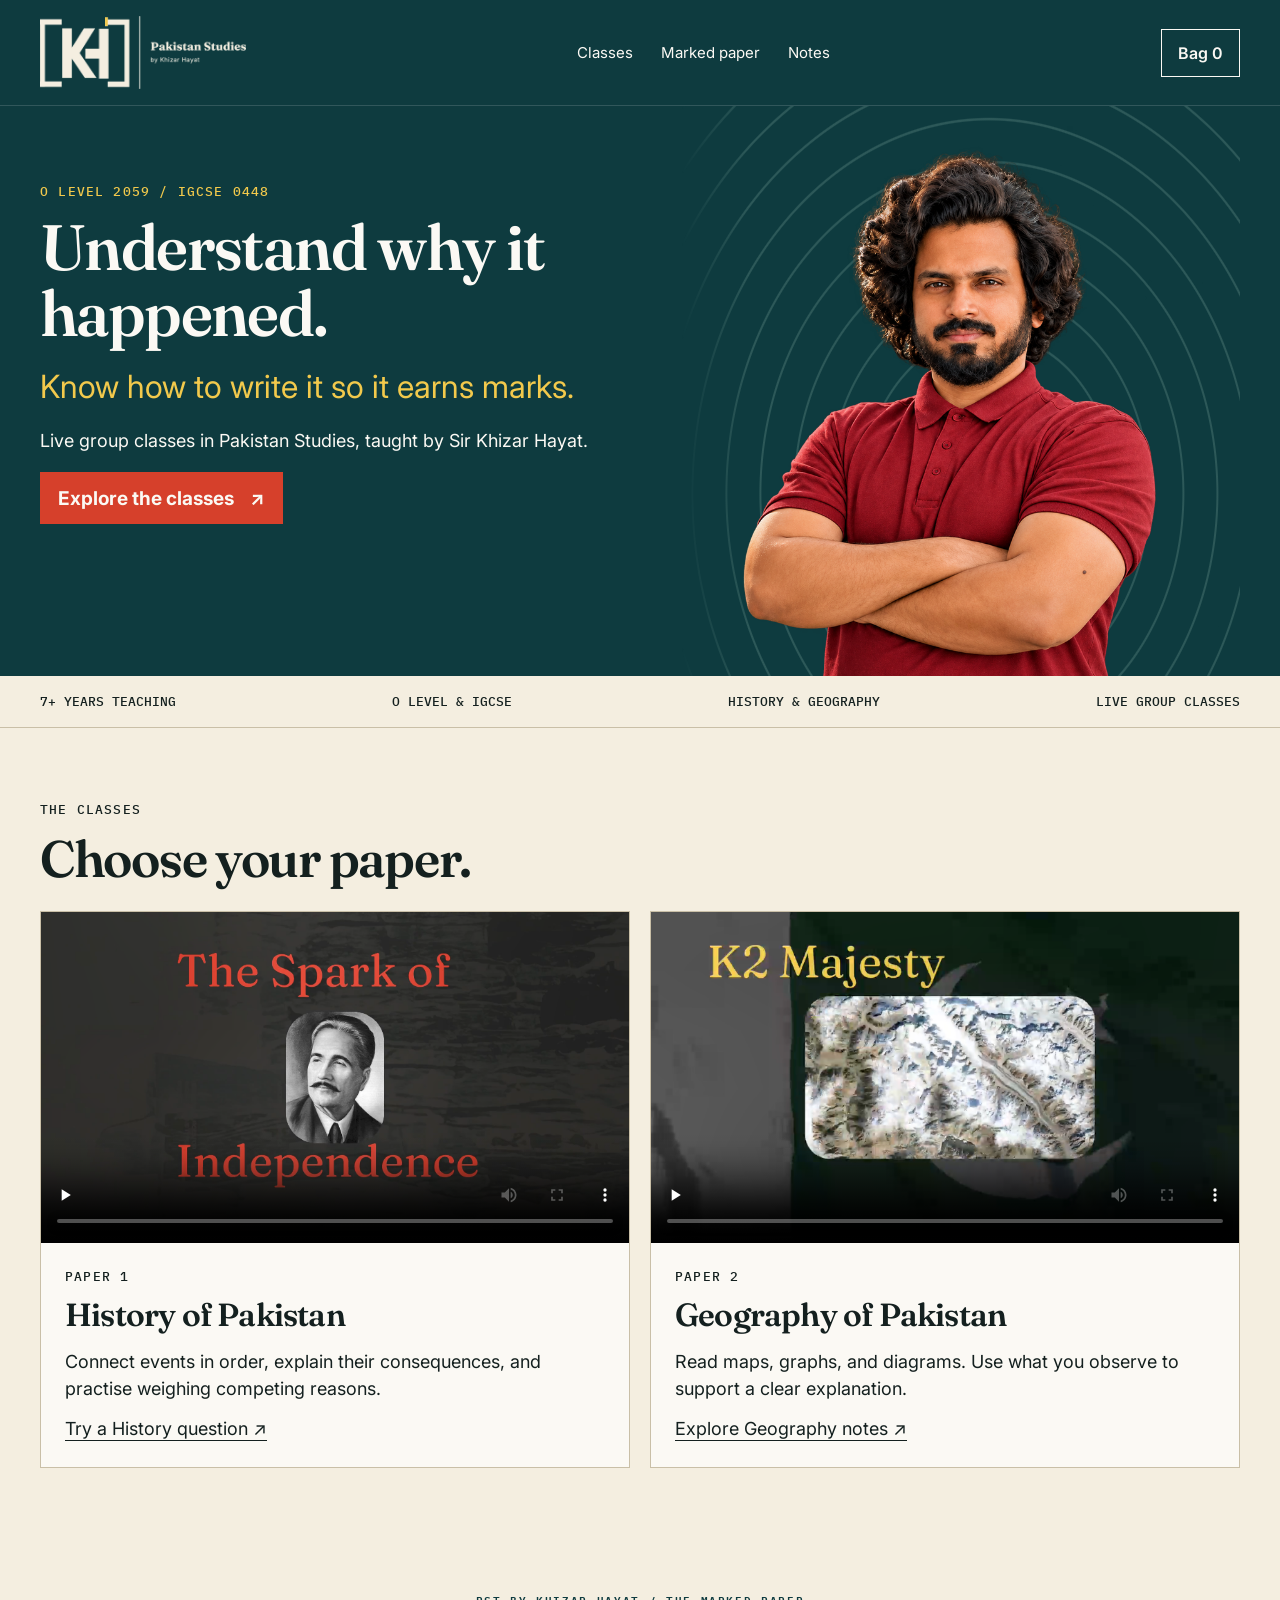
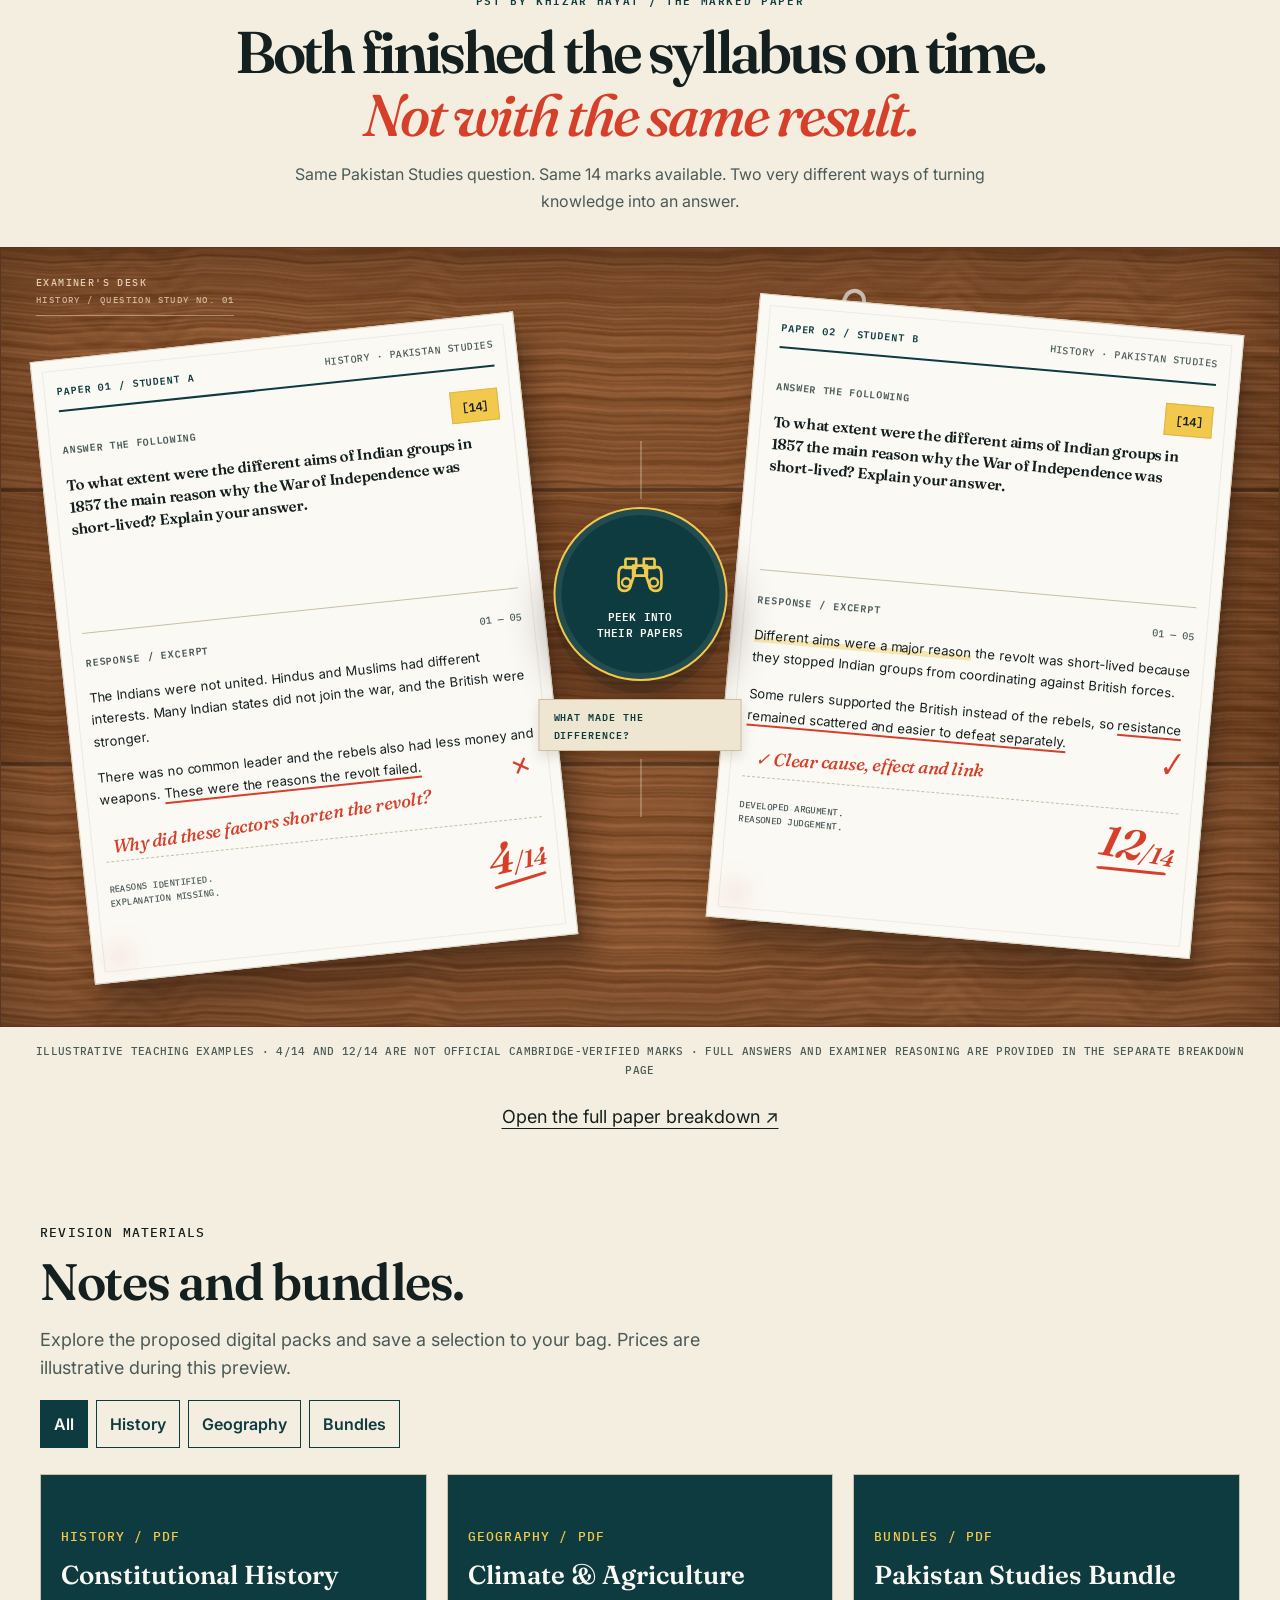
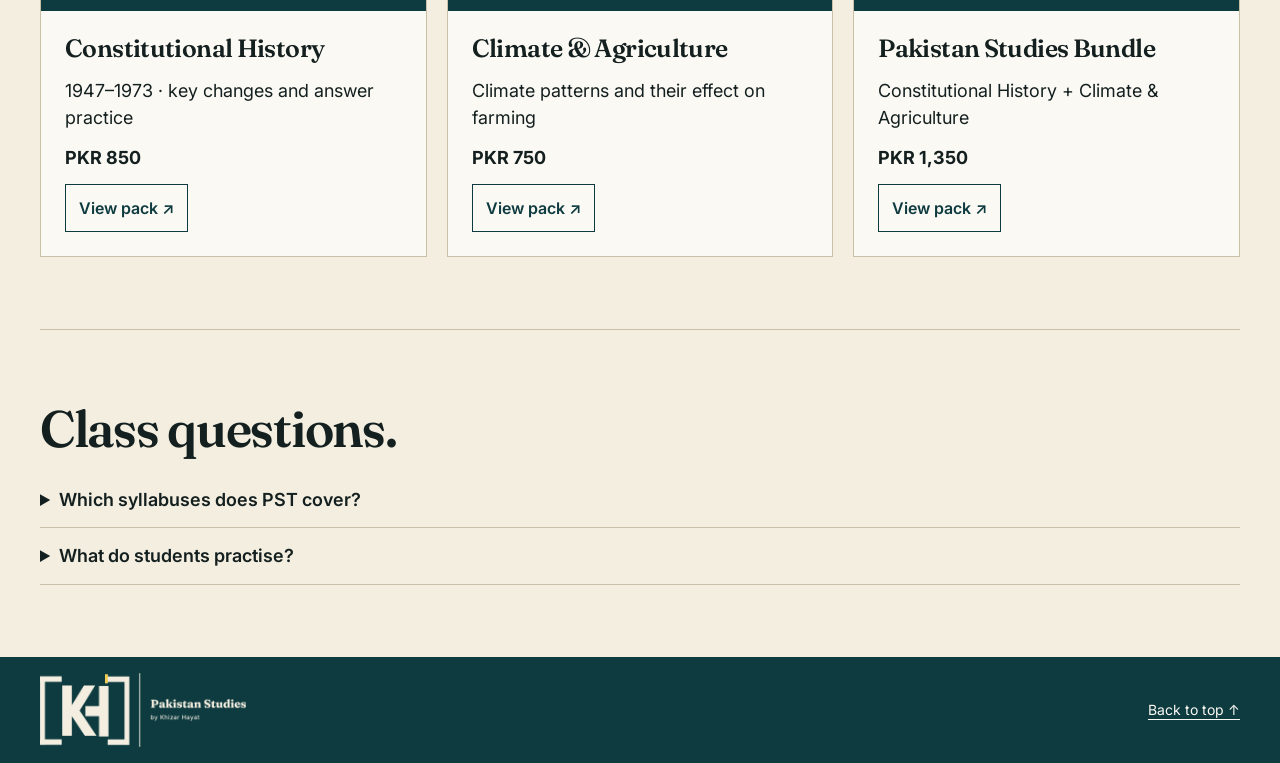
<file: PSTBYKH WEBS/index.html>
<!doctype html><html lang="en"><head><meta charset="utf-8"><meta name="viewport" content="width=device-width,initial-scale=1"><meta name="description" content="O Level and IGCSE Pakistan Studies with Khizar Hayat. Explore History, Geography and marked-paper practice."><link rel="icon" href="assets/mark-dark.png"><title>Pakistan Studies by Khizar Hayat</title><link rel="stylesheet" href="site.css"><script src="site.js" defer></script></head><body>
<a class="skip" href="#main">Skip to content</a><header><div class="wrap nav"><a href="./" aria-label="Pakistan Studies by Khizar Hayat home"><img src="assets/logo-light.png" alt="Pakistan Studies by Khizar Hayat"></a><nav aria-label="Main navigation"><a href="#classes">Classes</a><a href="#marked-paper">Marked paper</a><a href="#notes">Notes</a></nav><button id="bag" class="quiet">Bag <span id="count">0</span></button></div></header>
<main id="main"><section class="hero"><div class="wrap hero-grid"><div class="hero-copy"><p class="mono">O LEVEL 2059 / IGCSE 0448</p><h1>Understand why it happened.</h1><p class="lede">Know how to write it so it earns marks.</p><p>Live group classes in Pakistan Studies, taught by Sir Khizar Hayat.</p><a class="cta" href="#classes">Explore the classes <span aria-hidden="true">↗</span></a></div><div class="portrait"><img src="assets/khizar.png" alt="Sir Khizar Hayat"></div></div></section>
<div class="proof"><div class="wrap"><span>7+ years teaching</span><span>O Level &amp; IGCSE</span><span>History &amp; Geography</span><span>Live group classes</span></div></div>
<section class="wrap section" id="classes"><p class="mono">THE CLASSES</p><h2>Choose your paper.</h2><div class="pair"><article class="subject"><video controls playsinline preload="none" poster="assets/poster1.png" aria-label="History video showcase"><source src="assets/subject1.mp4" type="video/mp4"></video><div class="pad"><p class="mono">PAPER 1</p><h3>History of Pakistan</h3><p>Connect events in order, explain their consequences, and practise weighing competing reasons.</p><a href="#marked-paper">Try a History question ↗</a></div></article><article class="subject"><video controls playsinline preload="none" poster="assets/poster2.png" aria-label="Geography video showcase"><source src="assets/subject2.mp4" type="video/mp4"></video><div class="pad"><p class="mono">PAPER 2</p><h3>Geography of Pakistan</h3><p>Read maps, graphs, and diagrams. Use what you observe to support a clear explanation.</p><a href="#notes" data-filter-link="Geography">Explore Geography notes ↗</a></div></article></div></section>
<section id="marked-paper" aria-label="The examiner’s desk"><iframe title="The Examiner’s Desk: compare two attempts at the same History question" src="desk-entry.html" loading="lazy"></iframe><div class="wrap desk-link"><a href="paper-breakdown.html">Open the full paper breakdown ↗</a></div></section>
<section class="wrap section" id="notes"><p class="mono">REVISION MATERIALS</p><h2>Notes and bundles.</h2><p>Explore the proposed digital packs and save a selection to your bag. Prices are illustrative during this preview.</p><div id="filters" aria-label="Filter notes"></div><div id="products" class="products"></div></section>
<section class="wrap section faq"><h2>Class questions.</h2><details><summary>Which syllabuses does PST cover?</summary><p>Cambridge O Level Pakistan Studies (2059) and IGCSE Pakistan Studies (0448).</p></details><details><summary>What do students practise?</summary><p>Cause and effect, map and data interpretation, answer structure, and past-paper questions.</p></details></section></main>
<footer><div class="wrap"><img src="assets/logo-light.png" alt="Pakistan Studies by Khizar Hayat"><a href="#main">Back to top ↑</a></div></footer>
<dialog id="dialog"><div class="dialog-top"><h2 id="dialog-title">Your bag</h2><form method="dialog"><button class="quiet" aria-label="Close dialog">Close ×</button></form></div><div id="detail"></div></dialog><div id="status" role="status" class="sr"></div></body></html>
</file>
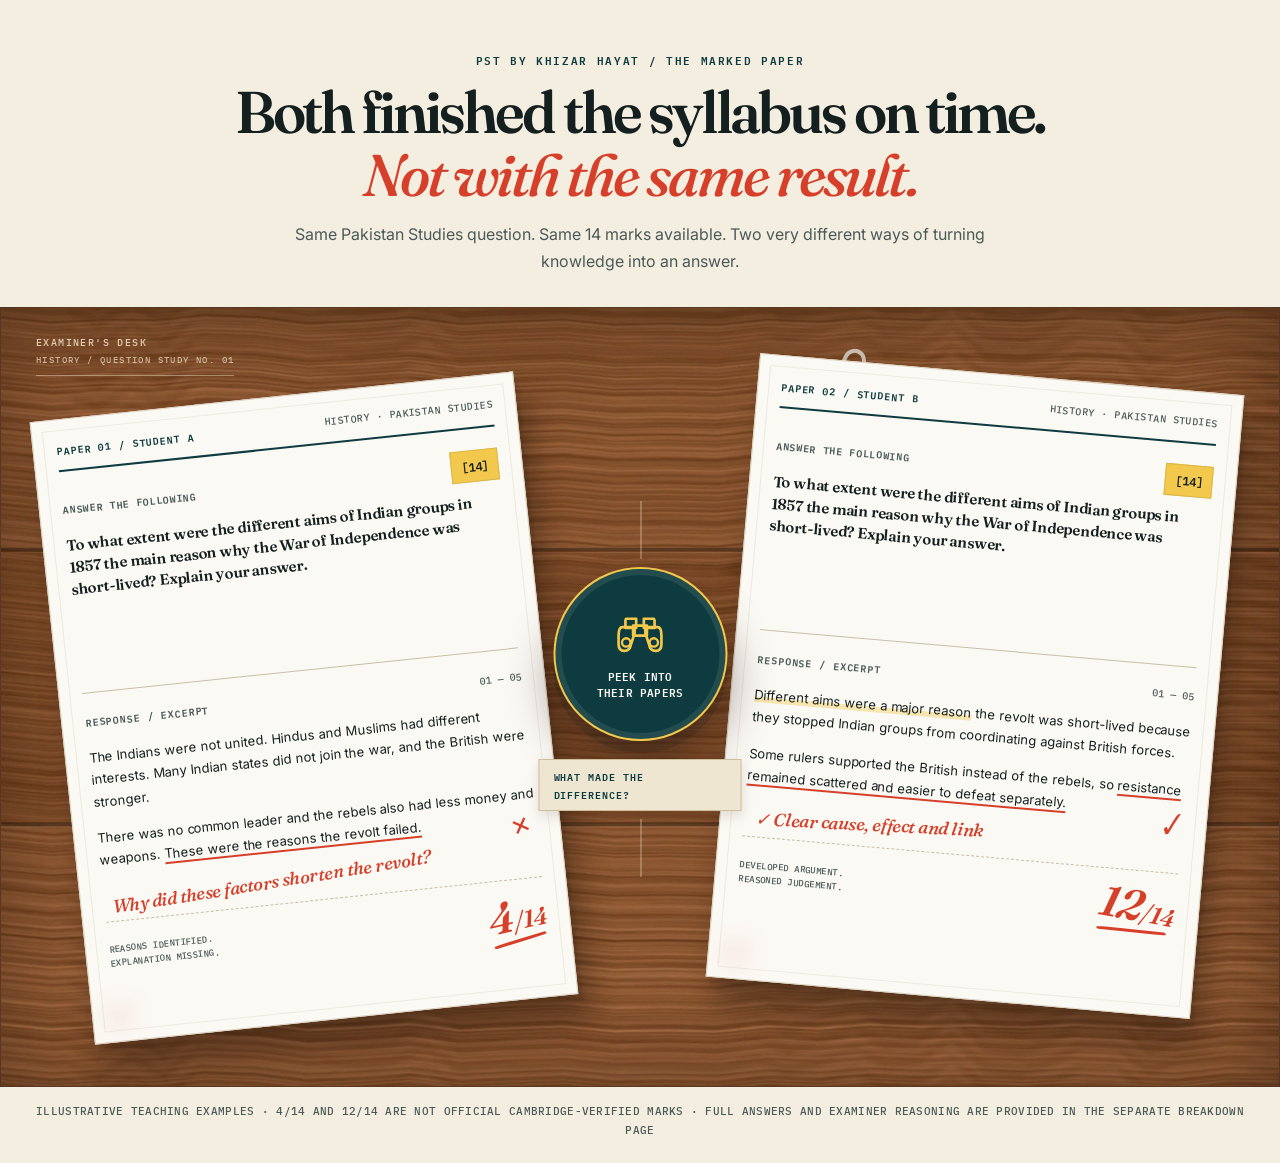
<file: PSTBYKH WEBS/desk-entry.html>
<!DOCTYPE html>
<html lang="en">
<head>
  <meta charset="UTF-8">
  <meta name="viewport" content="width=device-width, initial-scale=1">
  <meta name="theme-color" content="#F4EEE0">
  <meta name="description" content="Two students. Same 14-mark Pakistan Studies history question. Different results. An illustrative marked-paper comparison from PST by Khizar Hayat.">
  <title>The Marked Paper — The Desk · PST by Khizar Hayat</title>
  <link rel="preconnect" href="https://fonts.googleapis.com">
  <link rel="preconnect" href="https://fonts.gstatic.com" crossorigin>
  <link href="https://fonts.googleapis.com/css2?family=Fraunces:opsz,wght,SOFT,WONK@9..144,500,0,0;9..144,600,0,0&family=IBM+Plex+Mono:wght@400;500;600&family=Inter:wght@400;500;600;700&display=swap" rel="stylesheet">
  <style>
    :root{
      --teal:#0E3B3F; --parchment:#F4EEE0; --paper:#FBF9F4; --ink:#14201F;
      --slate:#4A5A58; --sage:#7FA79D; --stone:#C9BFA7; --vermilion:#D6402B; --yellow:#F2C94C;
      --display:'Fraunces',Georgia,serif; --sans:'Inter',Arial,sans-serif; --mono:'IBM Plex Mono',monospace;
    }
    *,*::before,*::after{box-sizing:border-box}
    body{margin:0;background:var(--parchment);color:var(--ink);font-family:var(--sans);-webkit-font-smoothing:antialiased}
    button{font:inherit}
    button:focus-visible{outline:4px solid var(--yellow);outline-offset:6px}
    ::selection{background:var(--yellow);color:var(--ink)}
    .content{max-width:1536px;margin:0 auto}
    .intro{text-align:center;padding:52px 26px 32px}
    .intro .eyebrow{font:600 11px/1.5 var(--mono);letter-spacing:.15em;color:var(--teal);text-transform:uppercase;margin:0 0 11px}
    h1{font:600 clamp(36px,4.6vw,68px)/1.08 var(--display);letter-spacing:-.052em;margin:0 auto 14px;max-width:1100px}
    h1 em{color:var(--vermilion);font-weight:500;font-style:italic}
    .intro p:last-child{font-size:clamp(14px,1.25vw,17px);line-height:1.7;color:var(--slate);margin:0 auto;max-width:720px}
    .desktop-only{display:inline}
    .desk{position:relative;min-height:780px;overflow:hidden;isolation:isolate;background:#875235 url('[data-uri]') center/cover no-repeat;box-shadow:inset 0 0 0 1px #67402a, inset 0 24px 50px rgba(34,19,10,.14)}
    .desk::before{position:absolute;inset:0;z-index:-1;content:"";box-shadow:inset 0 0 110px rgba(25,12,7,.3);pointer-events:none}
    .desk-stamp{position:absolute;top:29px;left:36px;font:500 10px/1.4 var(--mono);letter-spacing:.14em;text-transform:uppercase;color:rgba(255,242,221,.78);border-bottom:1px solid rgba(255,242,221,.4);padding-bottom:8px}
    .desk-stamp span{display:block;font-size:9px;color:rgba(255,242,221,.65);margin-top:4px}
    .paper{position:absolute;width:clamp(390px,36%,495px);min-height:626px;background:var(--paper);border:1px solid #dbd2bf;box-shadow:4px 7px 2px rgba(29,19,13,.09),11px 27px 30px rgba(28,15,9,.38);padding:26px 26px 25px;isolation:isolate;transition:transform .35s cubic-bezier(.2,.8,.2,1),box-shadow .35s}
    .paper::before{content:"";position:absolute;inset:10px;border:1px solid rgba(201,191,167,.26);pointer-events:none}
    .paper::after{content:"";position:absolute;width:15px;height:15px;border-radius:50%;background:rgba(214,64,43,.36);bottom:17px;left:19px;filter:blur(13px);pointer-events:none}
    .paper-left{left:7.3%;top:88px;transform:rotate(-6deg)}
    .paper-right{right:7.3%;top:66px;transform:rotate(5deg)}
    .paper-left:hover{transform:rotate(-4deg) translateY(-5px);box-shadow:4px 7px 2px rgba(29,19,13,.09),11px 36px 42px rgba(28,15,9,.4)}
    .paper-right:hover{transform:rotate(3deg) translateY(-5px);box-shadow:4px 7px 2px rgba(29,19,13,.09),11px 36px 42px rgba(28,15,9,.4)}
    .paper-topline{display:flex;align-items:center;justify-content:space-between;gap:10px;border-bottom:2px solid var(--teal);padding-bottom:13px;margin-bottom:21px}
    .paper-topline .series{font:600 10px/1.4 var(--mono);letter-spacing:.09em;text-transform:uppercase;color:var(--teal)}
    .paper-topline .unit{font:500 10px/1.4 var(--mono);letter-spacing:.05em;color:var(--slate)}
    .question-meta{display:flex;justify-content:space-between;align-items:center;gap:14px;margin-bottom:10px}
    .question-meta span:first-child{font:600 10px/1.5 var(--mono);letter-spacing:.07em;text-transform:uppercase;color:var(--slate)}
    .question-meta span:last-child{background:var(--yellow);border:1px solid #d9b74d;padding:5px 9px;font:600 12px var(--mono);color:var(--ink)}
    .question{font:600 clamp(14px,1.22vw,17px)/1.46 var(--display);letter-spacing:-.012em;margin:0 0 15px;min-height:144px}
    .under-rule{height:1px;background:var(--stone);margin-bottom:19px}
    .answer-label{display:flex;justify-content:space-between;gap:10px;align-items:center;margin-bottom:16px}
    .answer-label strong{font:600 10px var(--mono);letter-spacing:.09em;text-transform:uppercase;color:var(--slate)}
    .answer-label span{font:500 10px var(--mono);color:var(--slate)}
    .answer-text{font:400 13px/1.72 var(--sans);margin:0 0 14px;color:var(--ink)}
    .answer-text + .answer-text{margin-top:8px}
    .highlight{background:linear-gradient(transparent 66%,rgba(242,201,76,.4) 66%)}
    .correction{border-bottom:2px solid var(--vermilion);text-decoration:none;padding-bottom:1px}
    .pen-feedback{color:var(--vermilion);font:italic 500 18px/1.2 var(--display);letter-spacing:-.025em;position:relative;display:block;min-height:23px}
    .pen-feedback.weak{transform:rotate(-3deg);margin:6px 0 7px 8px}
    .pen-feedback.strong{transform:rotate(-2deg);margin:3px 0 7px 12px}
    .score-line{display:flex;align-items:center;justify-content:space-between;gap:12px;border-top:1px dashed var(--stone);padding-top:13px;margin-top:13px}
    .score-line .note{max-width:170px;font:500 9px/1.55 var(--mono);letter-spacing:.055em;text-transform:uppercase;color:var(--slate)}
    .grade{display:flex;align-items:baseline;gap:1px;font:italic 600 43px/1 var(--display);letter-spacing:-.06em;color:var(--vermilion);white-space:nowrap;transform:rotate(-7deg)}
    .grade small{font:italic 600 24px var(--display);letter-spacing:-.02em}
    .grade::after{content:"";position:absolute;bottom:-6px;left:0;width:93%;height:3px;background:var(--vermilion);border-radius:100% 8px;transform:rotate(-4deg)}
    .paper-right .grade{transform:rotate(5deg)}
    .score-line .grade-high{color:var(--vermilion)}
    .v-mark{position:absolute;color:var(--vermilion);font:italic 500 32px/1 var(--display);transform:rotate(-17deg);right:22px;top:67%;pointer-events:none}
    .paper-left .v-mark{font:400 30px var(--sans);transform:rotate(-15deg);right:30px;top:69%}
    .paperclip{position:absolute;top:40px;right:33%;width:23px;height:60px;border:4px solid rgba(213,211,202,.83);border-radius:14px 14px 13px 13px;transform:rotate(26deg);box-shadow:3px 5px 5px rgba(27,16,10,.22)}
    .paperclip::after{content:"";position:absolute;top:11px;left:5px;height:36px;width:10px;border:3px solid rgba(213,211,202,.83);border-bottom:0;border-radius:8px 8px 0 0}
    .peek-bridge{position:absolute;z-index:3;top:49%;left:50%;transform:translate(-50%,-50%);display:flex;flex-direction:column;align-items:center;gap:18px;width:235px}
    .peek-bridge::before,.peek-bridge::after{content:"";position:absolute;left:50%;width:1px;height:58px;background:rgba(249,240,215,.55);z-index:-1}
    .peek-bridge::before{top:-66px}.peek-bridge::after{bottom:-66px}
    .peek-button{border:2px solid var(--yellow);border-radius:50%;width:199px;height:199px;background:var(--teal);color:var(--paper);box-shadow:0 12px 0 rgba(18,30,29,.16),0 25px 45px rgba(29,12,4,.45),inset 0 0 0 6px rgba(244,238,224,.09);cursor:pointer;display:flex;flex-direction:column;justify-content:center;align-items:center;gap:11px;padding:21px;text-align:center;transition:transform .22s ease,background-color .22s ease,box-shadow .22s ease}
    .peek-button:hover{background:#164e50;transform:translateY(-4px) scale(1.035);box-shadow:0 13px 0 rgba(18,30,29,.16),0 31px 50px rgba(29,12,4,.5),inset 0 0 0 6px rgba(244,238,224,.09)}
    .peek-button:active{transform:translateY(1px)}
    .peek-button svg{width:56px;height:56px;color:var(--yellow);flex-shrink:0}
    .peek-button span{font:600 12px/1.45 var(--mono);letter-spacing:.02em;text-transform:uppercase}
    .peek-label{padding:7px 14px;background:#efe6d1;color:var(--teal);border:1px solid #cfbe9e;font:600 10px var(--mono);letter-spacing:.095em;text-transform:uppercase;box-shadow:0 5px 12px rgba(40,23,11,.13)}
    .disclaimer{max-width:1536px;margin:0 auto;padding:15px 24px 22px;text-align:center;font:500 11px/1.75 var(--mono);letter-spacing:.025em;color:var(--slate)}
    @media(max-width:1370px){.paper{width:38%;padding:23px}.paper-left{left:4.8%}.paper-right{right:4.8%}.question{font-size:15px}.peek-bridge{width:203px}.peek-button{width:174px;height:174px}.peek-button svg{width:49px;height:49px}.peek-button span{font-size:11px}}
    @media(max-width:1080px){.intro{padding-top:42px}.desk{min-height:730px}.paper{width:40.5%;padding:20px}.paper-left{left:2.5%;top:93px}.paper-right{right:2.5%;top:71px}.question{font-size:13.5px;min-height:154px}.answer-text{font-size:12px}.peek-button{width:150px;height:150px;padding:10px}.peek-button svg{width:43px;height:43px}.peek-bridge{width:170px}.peek-label{font-size:9px}.paper-topline .series,.paper-topline .unit{font-size:9px}.score-line .note{font-size:8px}}
    @media(max-width:800px){.intro{padding:35px 20px 25px}.desktop-only{display:none}.desk{display:flex;flex-direction:column;align-items:center;gap:31px;min-height:0;padding:67px 24px 58px}.desk-stamp{top:23px;left:24px}.paper{position:relative;left:auto;right:auto;top:auto;width:min(100%,515px);min-height:0;padding:26px}.paper-left{transform:rotate(-2deg)}.paper-right{transform:rotate(2deg)}.paper-left:hover{transform:rotate(-1deg) translateY(-4px)}.paper-right:hover{transform:rotate(1deg) translateY(-4px)}.peek-bridge{position:relative;left:auto;top:auto;transform:none;order:1;z-index:3;margin:0 auto;width:100%;gap:9px}.paper-left{order:0}.paper-right{order:2}.peek-bridge::before,.peek-bridge::after,.paperclip,.pencil{display:none}.peek-button{width:160px;height:160px}.peek-label{font-size:10px}.question{font-size:16px;min-height:auto}.answer-text{font-size:13px}.grade{font-size:40px}}
    @media(max-width:430px){.intro{padding:30px 15px 23px}h1{font-size:36px}.intro p:last-child{font-size:13px}.desk{padding:69px 14px 46px;gap:26px}.paper{width:100%;padding:18px}.paper-topline{margin-bottom:14px}.paper-topline .unit{max-width:94px;text-align:right}.question{font-size:15px}.answer-text{font-size:12px}.v-mark{display:none}.pen-feedback{font-size:17px}.score-line .note{font-size:8px}.grade{font-size:37px}.paper-left{transform:rotate(-1.5deg)}.paper-right{transform:rotate(1.5deg)}}
    @media(prefers-reduced-motion:reduce){*,*::before,*::after{transition:none!important;animation:none!important}}
  </style>
</head>
<body>
  <main class="content">
    <div class="intro">
      <p class="eyebrow">PST BY KHIZAR HAYAT / THE MARKED PAPER</p>
      <h1>Both finished the syllabus on time.<br><em>Not with the same result.</em></h1>
      <p>Same Pakistan Studies question. Same 14 marks available. Two very different ways of turning knowledge into an answer.</p>
    </div>
    <section class="desk" aria-label="Overhead wooden desk showing two illustrative marked Pakistan Studies exam papers">
      <div class="desk-stamp" aria-hidden="true">EXAMINER'S DESK<span>HISTORY / QUESTION STUDY NO. 01</span></div>
      <div class="paperclip" aria-hidden="true"></div>

      <article class="paper paper-left" aria-labelledby="weak-title">
        <div class="paper-topline"><span class="series" id="weak-title">PAPER 01 / STUDENT A</span><span class="unit">HISTORY · PAKISTAN STUDIES</span></div>
        <div class="question-meta"><span>Answer the following</span><span>[14]</span></div>
        <p class="question">To what extent were the different aims of Indian groups in 1857 the main reason why the War of Independence was short-lived? Explain your answer.</p>
        <div class="under-rule"></div>
        <div class="answer-label"><strong>Response / excerpt</strong><span>01 — 05</span></div>
        <p class="answer-text">The Indians were not united. Hindus and Muslims had different interests. Many Indian states did not join the war, and the British were stronger.</p>
        <p class="answer-text">There was no common leader and the rebels also had less money and weapons. <span class="correction">These were the reasons the revolt failed.</span></p>
        <span class="pen-feedback weak">Why did these factors shorten the revolt?</span>
        <div class="score-line">
          <span class="note">Reasons identified.<br>Explanation missing.</span>
          <span class="grade" aria-label="Illustrative score: four out of fourteen">4<small>/14</small></span>
        </div>
        <span class="v-mark" aria-hidden="true">×</span>
      </article>

      <div class="peek-bridge">
        <!-- CONNECTION POINT: attach your own navigation handler to #peek-into-papers. This button intentionally does not link to another page. -->
        <button type="button" class="peek-button" id="peek-into-papers" aria-label="Peek into their papers">
          <svg viewBox="0 0 64 64" fill="none" xmlns="http://www.w3.org/2000/svg" aria-hidden="true">
            <path d="M14 14h13v12H13V16c0-1.1.9-2 1-2Zm23 0h13l1 2v10H37V14Z" stroke="currentColor" stroke-width="3.5" stroke-linejoin="round"/>
            <path d="M23 23h18v13H23V23Z" stroke="currentColor" stroke-width="3.5" stroke-linejoin="round"/>
            <path d="M9 25h16v8l-5 15c-.7 5-3.7 8-8.5 8S4 52.6 4 47V36c0-6 1.4-11 5-11Zm46 0H39v8l5 15c.7 5 3.7 8 8.5 8s7.5-3.4 7.5-9V36c0-6-1.4-11-5-11Z" stroke="currentColor" stroke-width="3.5" stroke-linejoin="round"/>
            <circle cx="14" cy="45" r="5.5" stroke="currentColor" stroke-width="3"/>
            <circle cx="50" cy="45" r="5.5" stroke="currentColor" stroke-width="3"/>
          </svg>
          <span>Peek into<br>their papers</span>
        </button>
        <span class="peek-label">WHAT MADE THE DIFFERENCE?</span>
      </div>

      <article class="paper paper-right" aria-labelledby="strong-title">
        <div class="paper-topline"><span class="series" id="strong-title">PAPER 02 / STUDENT B</span><span class="unit">HISTORY · PAKISTAN STUDIES</span></div>
        <div class="question-meta"><span>Answer the following</span><span>[14]</span></div>
        <p class="question">To what extent were the different aims of Indian groups in 1857 the main reason why the War of Independence was short-lived? Explain your answer.</p>
        <div class="under-rule"></div>
        <div class="answer-label"><strong>Response / excerpt</strong><span>01 — 05</span></div>
        <p class="answer-text"><span class="highlight">Different aims were a major reason</span> the revolt was short-lived because they stopped Indian groups from coordinating against British forces.</p>
        <p class="answer-text">Some rulers supported the British instead of the rebels, so <span class="correction">resistance remained scattered and easier to defeat separately.</span></p>
        <span class="pen-feedback strong">✓ Clear cause, effect and link</span>
        <div class="score-line">
          <span class="note">Developed argument.<br>Reasoned judgement.</span>
          <span class="grade grade-high" aria-label="Illustrative score: twelve out of fourteen">12<small>/14</small></span>
        </div>
        <span class="v-mark" aria-hidden="true">✓</span>
      </article>
    </section>
    <p class="disclaimer">ILLUSTRATIVE TEACHING EXAMPLES · 4/14 AND 12/14 ARE NOT OFFICIAL CAMBRIDGE-VERIFIED MARKS · FULL ANSWERS AND EXAMINER REASONING ARE PROVIDED IN THE SEPARATE BREAKDOWN PAGE</p>
  </main>
<script>document.getElementById("peek-into-papers").onclick=()=>window.top.location.href="paper-breakdown.html";</script></body>
</html>
</file>
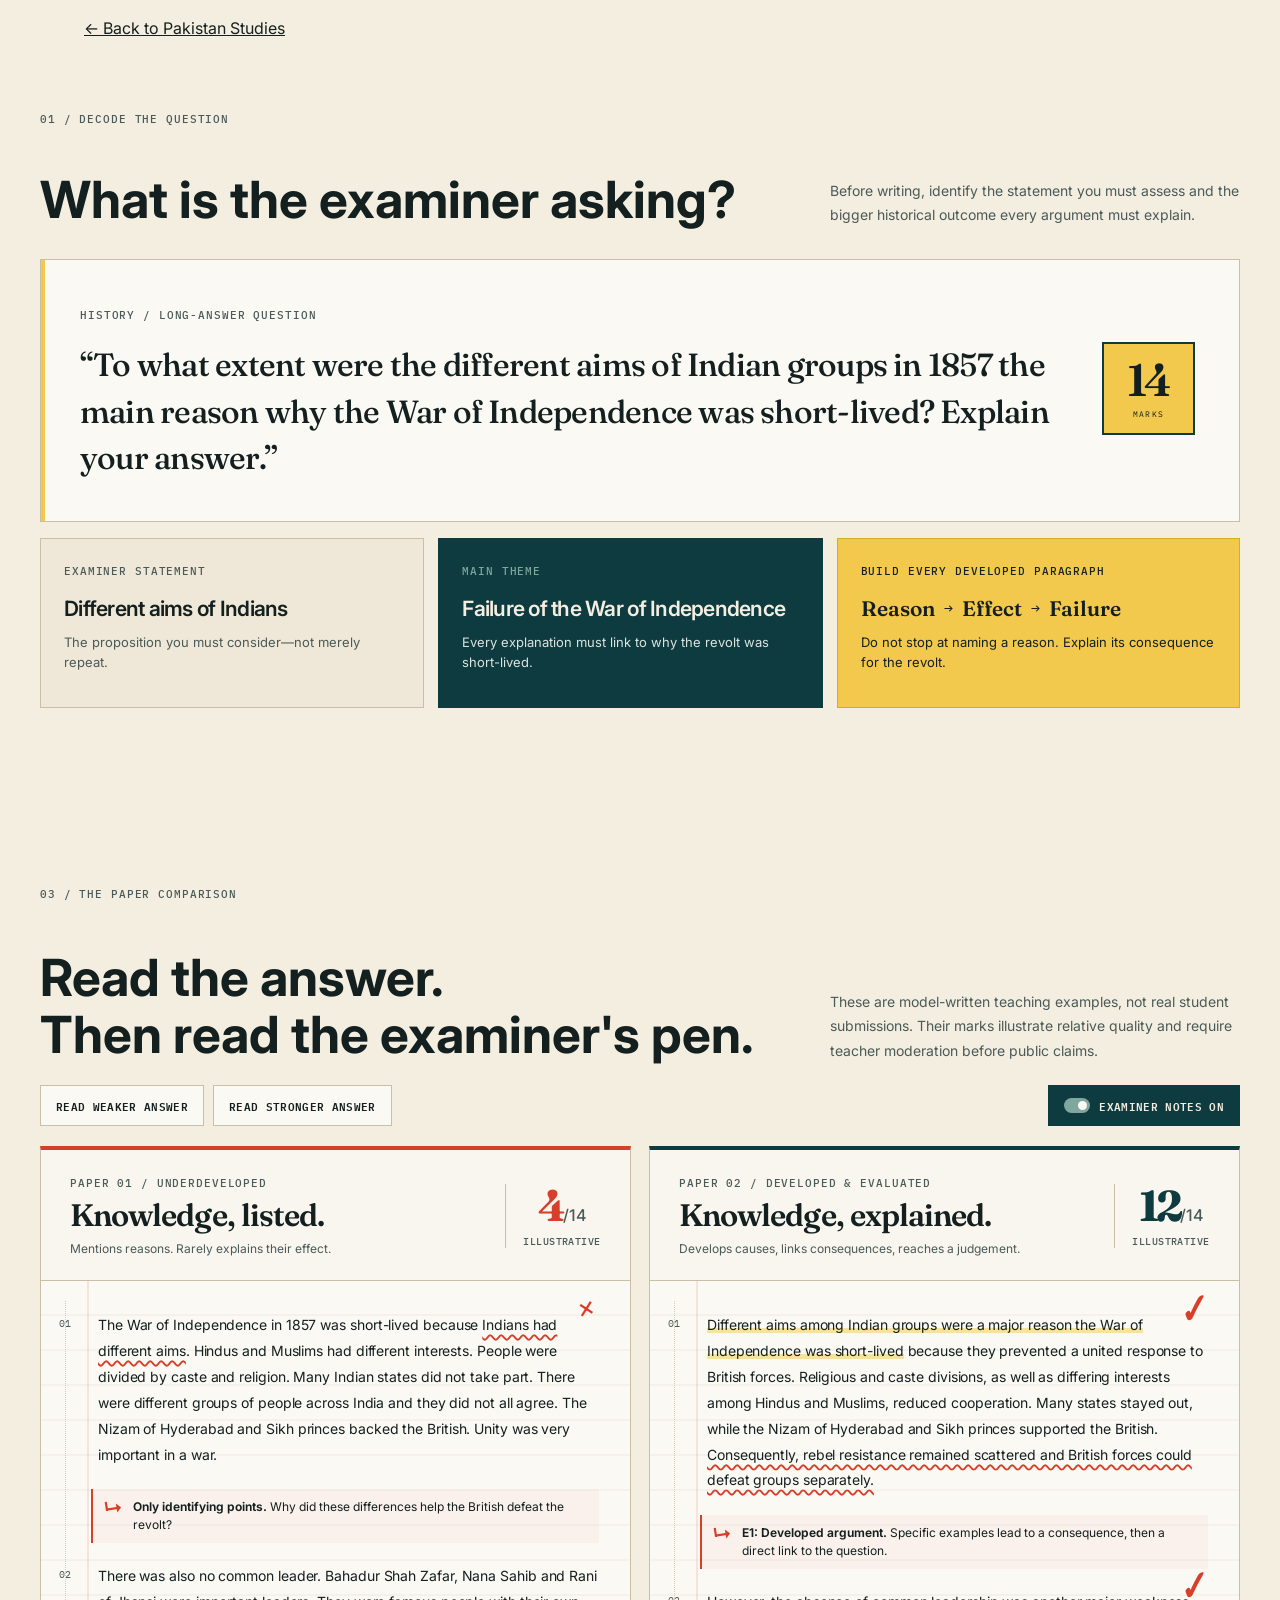
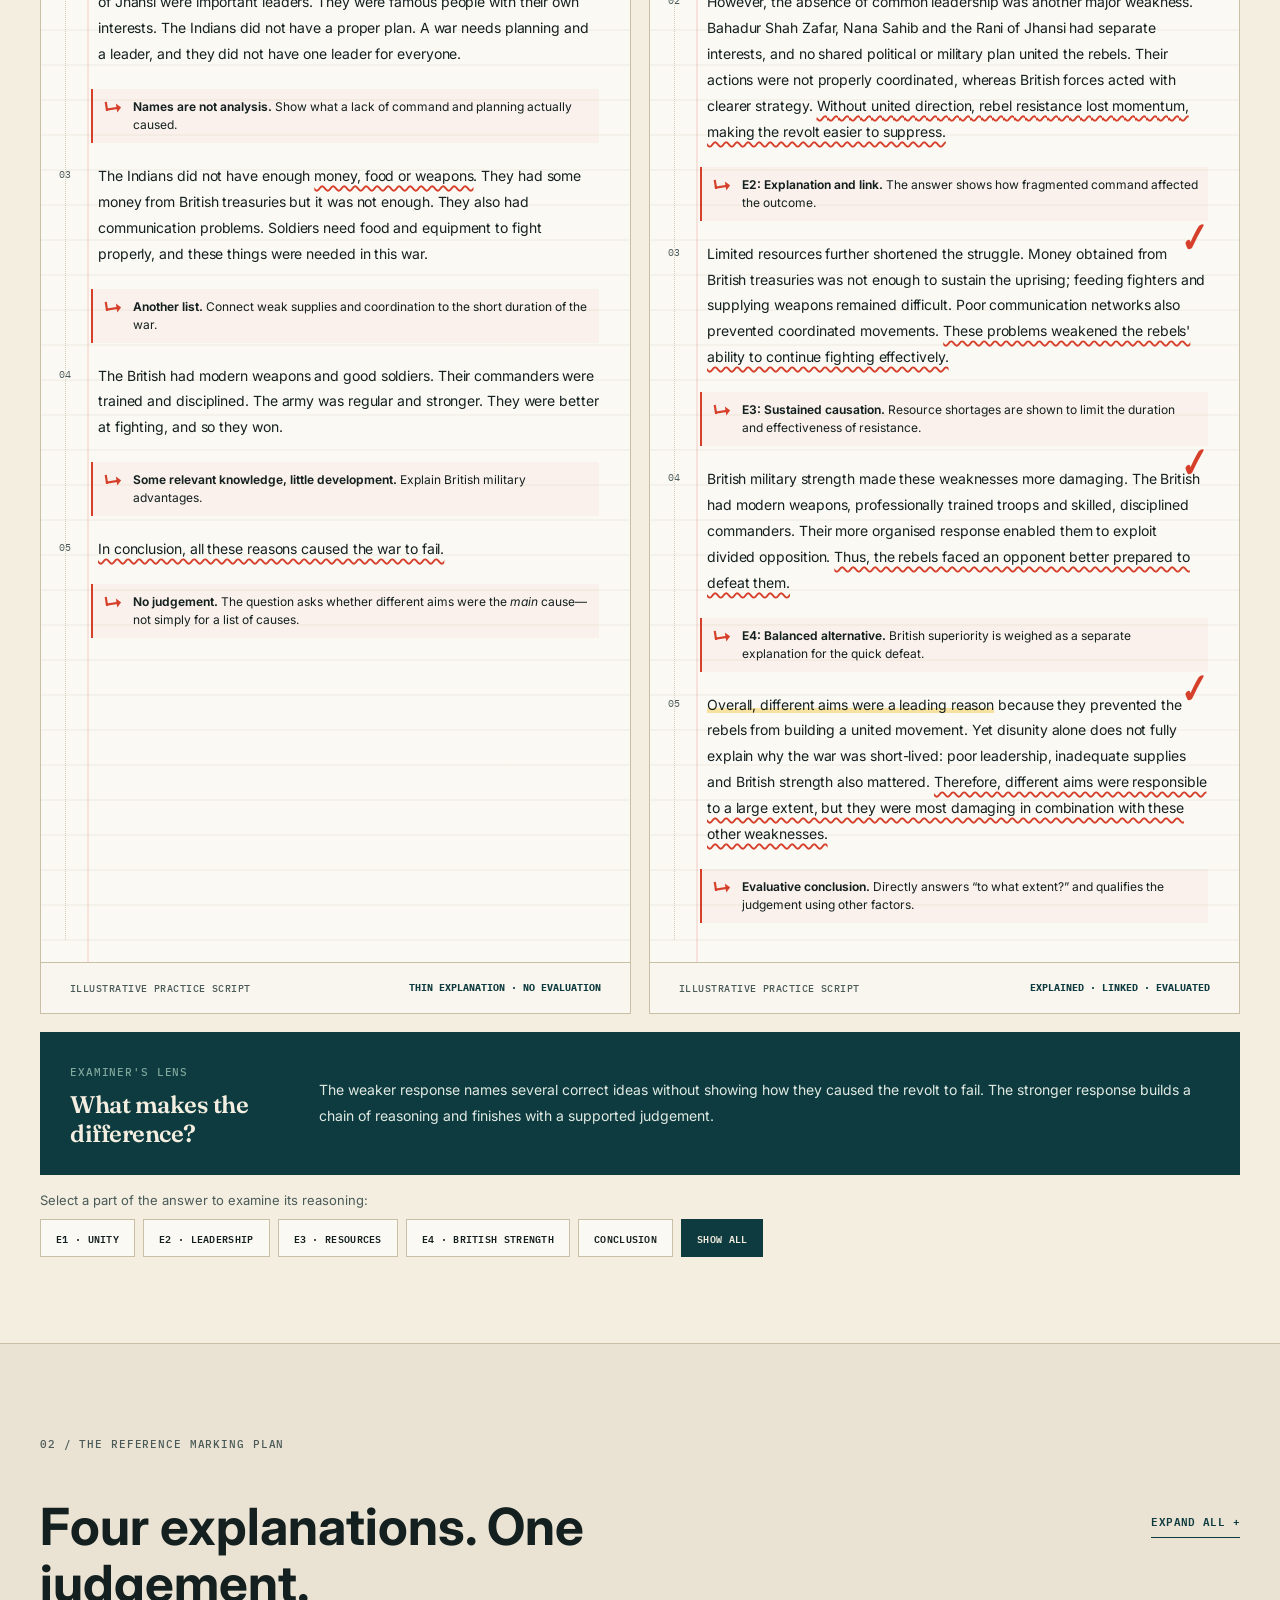
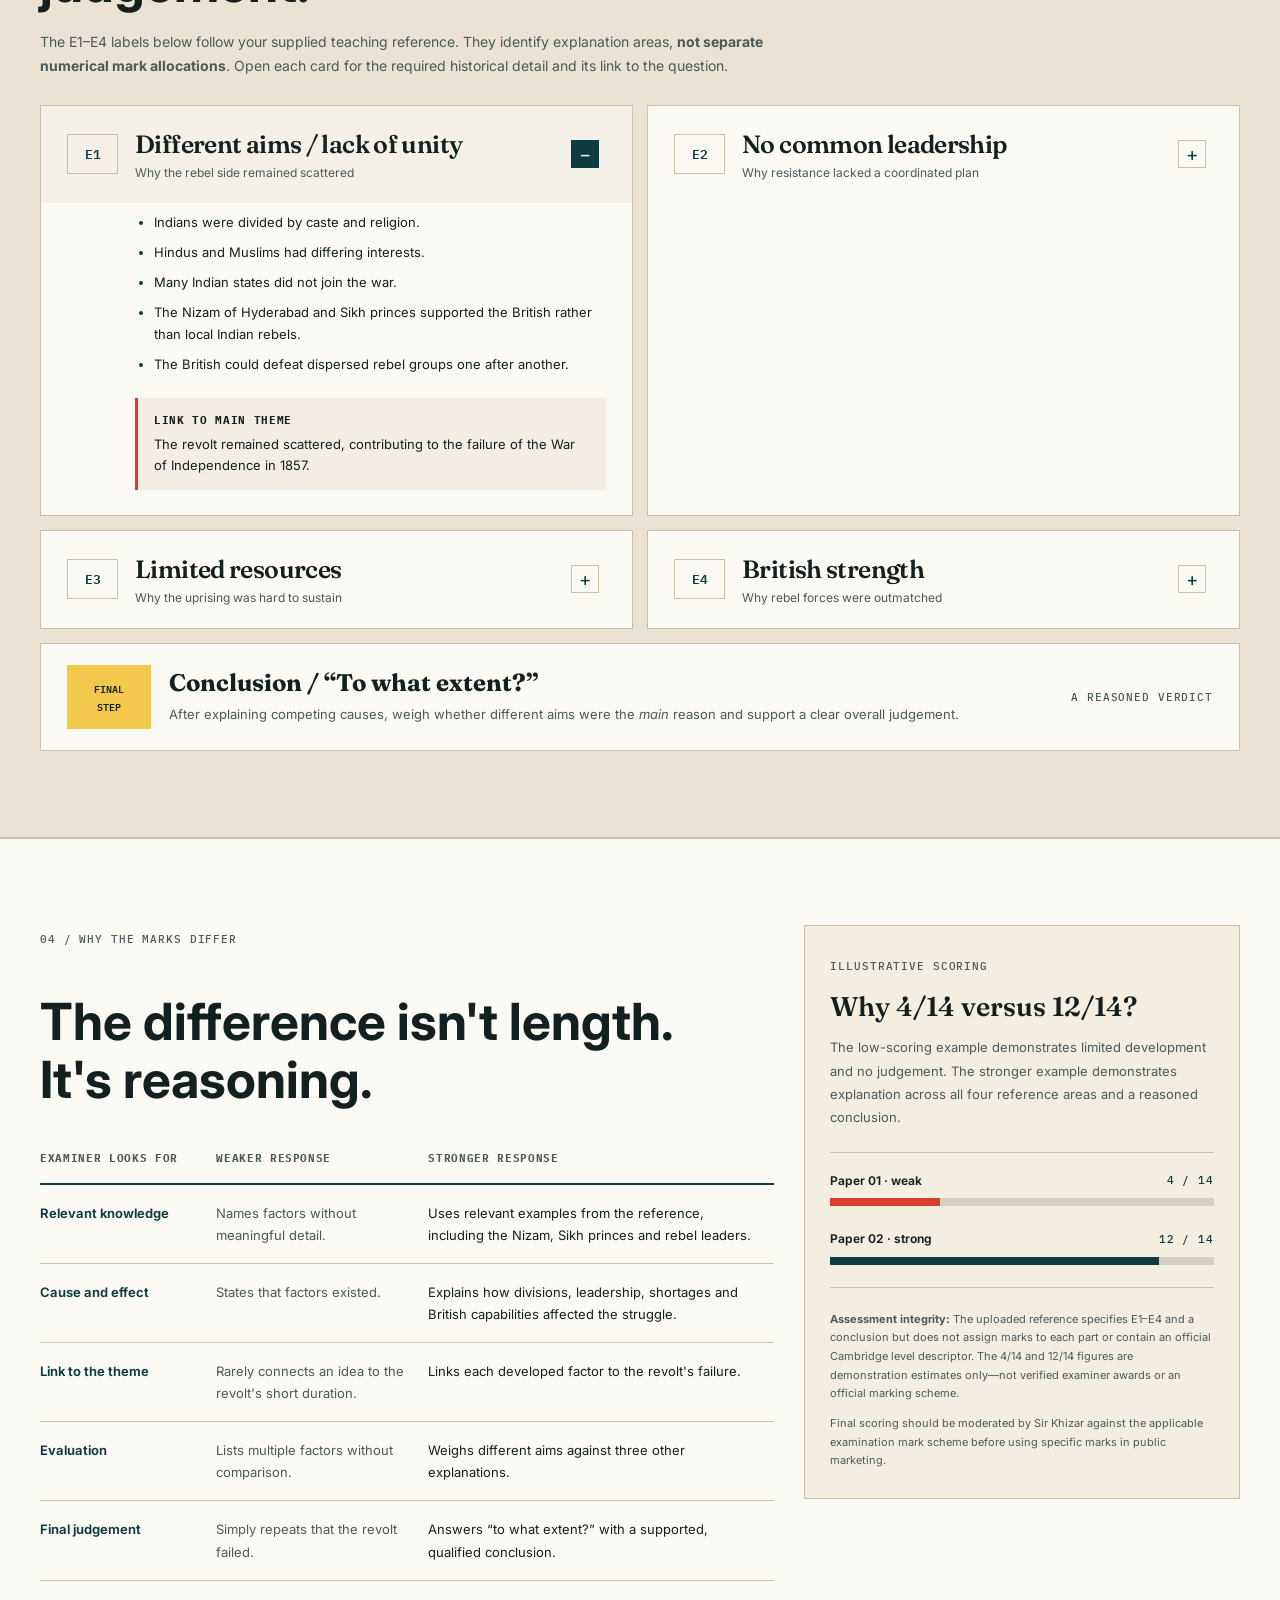
<file: PSTBYKH WEBS/paper-breakdown.html>
<!DOCTYPE html>
<html lang="en">
<head>
  <meta charset="UTF-8">
  <meta name="viewport" content="width=device-width, initial-scale=1">
  <meta name="theme-color" content="#F4EEE0">
  <meta name="description" content="The Marked Paper — interactive examiner breakdown of two illustrative 14-mark answers on the 1857 War of Independence.">
  <title>Inside Their Papers · PST by Khizar Hayat</title>
  <link rel="preconnect" href="https://fonts.googleapis.com">
  <link rel="preconnect" href="https://fonts.gstatic.com" crossorigin>
  <link href="https://fonts.googleapis.com/css2?family=Fraunces:opsz,wght,SOFT,WONK@9..144,500,0,0;9..144,600,0,0&family=IBM+Plex+Mono:wght@400;500;600&family=Inter:wght@400;450;500;600;650;700&display=swap" rel="stylesheet">
  <style>

    :root{
      --st:#0E3B3F;--pa:#F4EEE0;--pw:#FBF9F4;--in:#14201F;--sl:#4A5A58;--cs:#7FA79D;--sn:#C9BFA7;--vm:#D6402B;--my:#F2C94C;
      --serif:'Fraunces','DM Serif Display',Georgia,serif;
      --sans:'Inter',Arial,sans-serif;
      --mono:'IBM Plex Mono',monospace;
      --max:1300px;
    }
    *,*::before,*::after{box-sizing:border-box}
    html{scroll-behavior:smooth;scroll-padding-top:96px}
    body{margin:0;color:var(--in);font-family:var(--sans);background:var(--pa);font-size:16px;line-height:1.62;-webkit-font-smoothing:antialiased}
    button{font:inherit;cursor:pointer}
    button:focus-visible,a:focus-visible,summary:focus-visible{outline:3px solid var(--vm);outline-offset:4px}
    a{color:inherit}
    ::selection{background:var(--my);color:var(--in)}
    .wrap{width:min(calc(100% - 80px),var(--max));margin-inline:auto}
    .eyebrow,.mono{font-family:var(--mono);letter-spacing:.08em;text-transform:uppercase;font-size:11px;line-height:1.65;font-weight:500}
    .muted{color:var(--sl)}
    .skip{position:absolute;top:-90px;left:12px;padding:10px 16px;background:var(--my);z-index:1000}
    .skip:focus{top:8px}
    .section{padding:86px 0}
    .section-heading{display:flex;gap:24px;justify-content:space-between;align-items:end;margin-bottom:31px}
    .section-heading .eyebrow{display:block;color:var(--sl);margin-bottom:11px}
    h2{font-size:clamp(32px,4vw,52px);line-height:1.12;margin-bottom:0}
    .section-intro{max-width:410px;margin:0;color:var(--sl);line-height:1.75;font-size:14px}
    .question-card{position:relative;background:var(--pw);border:1px solid var(--sn);padding:35px 39px 39px;display:grid;grid-template-columns:minmax(0,1fr) 98px;gap:32px}
    .question-card::before{content:"";position:absolute;left:0;top:0;bottom:0;width:4px;background:var(--my)}
    .question-label{color:var(--sl);margin-bottom:18px}
    .question-text{font-family:var(--serif);font-weight:500;font-size:clamp(22px,2.55vw,32px);letter-spacing:-.024em;line-height:1.46;margin:0;max-width:1010px}
    .question-mark{width:93px;height:93px;border:2px solid var(--st);display:flex;flex-direction:column;justify-content:center;align-items:center;align-self:center;background:var(--my)}
    .question-mark strong{font-family:var(--serif);font-size:45px;line-height:1;font-weight:600;letter-spacing:-.055em}
    .question-mark span{font-family:var(--mono);text-transform:uppercase;font-size:8px;letter-spacing:.13em;margin-top:6px}
    .decode-grid{display:grid;grid-template-columns:1fr 1fr 1.05fr;gap:14px;margin-top:16px}
    .decode-cell{min-height:170px;padding:23px 23px 21px;border:1px solid var(--sn);background:#EFE8D8}
    .decode-cell .eyebrow{color:var(--sl);display:block;margin-bottom:15px}
    .decode-cell strong{display:block;font-size:21px;font-weight:600;letter-spacing:-.035em;line-height:1.3}
    .decode-cell p{margin:9px 0 0;font-size:13px;line-height:1.6;color:var(--sl)}
    .decode-cell.theme{background:var(--st);color:var(--pa);border-color:var(--st)}
    .decode-cell.theme .eyebrow{color:var(--cs)}
    .decode-cell.theme p{color:#DBE5DF}
    .decode-cell.formula{background:var(--my);border-color:#D7AC21}
    .decode-cell.formula .eyebrow,.decode-cell.formula p{color:var(--in)}
    .formula-row{display:flex;flex-wrap:wrap;align-items:center;gap:9px;margin-top:5px}
    .formula-row span{font-family:var(--serif);font-size:21px;font-weight:600;line-height:1.3}
    .formula-row b{font-family:var(--mono);font-size:15px;font-weight:400}
    .blueprint{background:#EAE2D2;border-top:1px solid var(--sn);border-bottom:1px solid var(--sn)}
    .bp-head{display:flex;justify-content:space-between;align-items:center;gap:20px;margin-bottom:25px}
    .bp-head h2{max-width:790px}
    .text-action{background:transparent;border:0;border-bottom:1px solid var(--st);padding:7px 0;font-family:var(--mono);font-size:11px;text-transform:uppercase;letter-spacing:.035em;font-weight:600;white-space:nowrap;color:var(--st)}
    .text-action:hover{border-color:var(--vm)}
    .blueprint-grid{display:grid;grid-template-columns:repeat(2,minmax(0,1fr));gap:14px}
    .lens-card{background:var(--pw);border:1px solid var(--sn);overflow:hidden}
    .lens-trigger{display:grid;grid-template-columns:51px minmax(0,1fr) 35px;gap:17px;width:100%;text-align:left;align-items:center;padding:23px 26px;background:transparent;border:0;color:var(--in)}
    .lens-trigger:hover,.lens-trigger[aria-expanded="true"]{background:#F5F0E7}
    .lens-code{font:600 13px var(--mono);border:1px solid var(--sn);padding:8px 9px;text-align:center;color:var(--st)}
    .lens-title{font-family:var(--serif);font-size:25px;font-weight:600;letter-spacing:-.025em;line-height:1.25}
    .lens-subtitle{display:block;font:400 12px var(--sans);color:var(--sl);margin-top:5px;letter-spacing:0}
    .plus{width:28px;height:28px;border:1px solid var(--sn);display:grid;place-items:center;font-size:19px;font-weight:400;line-height:1;color:var(--st)}
    .lens-trigger[aria-expanded="true"] .plus{background:var(--st);border-color:var(--st);color:var(--pa)}
    .lens-content{padding:0 26px 25px 94px}
    .lens-content[hidden]{display:none}
    .lens-content ul{padding-left:19px;margin:4px 0 22px}
    .lens-content li{font-size:13px;line-height:1.7;margin:8px 0;color:var(--in)}
    .lens-content li::marker{color:var(--st)}
    .link-box{padding:13px 16px;border-left:3px solid var(--vm);background:#F3EDE3;color:var(--in);font-size:13px;line-height:1.65}
    .link-box strong{font-family:var(--mono);font-size:11px;text-transform:uppercase;letter-spacing:.06em;display:block;margin-bottom:5px}
    .conclusion-strip{margin-top:14px;border:1px solid var(--sn);background:var(--pw);display:grid;grid-template-columns:84px minmax(0,1fr) auto;gap:18px;align-items:center;padding:21px 26px}
    .conclusion-strip .seal{background:var(--my);padding:14px 7px;display:grid;place-items:center;text-align:center;font:600 10px var(--mono);text-transform:uppercase}
    .conclusion-strip strong{font-family:var(--serif);font-size:24px;line-height:1.25}
    .conclusion-strip p{font-size:13px;color:var(--sl);line-height:1.6;margin:5px 0 0}
    .conclusion-strip .mono{color:var(--sl);white-space:nowrap}
    .compare{background:var(--pa)}
    .compare-subhead{display:flex;align-items:end;gap:20px;justify-content:space-between;margin-bottom:19px}
    .compare-subhead h2{max-width:750px}
    .compare-controls{display:flex;gap:9px;align-items:center;flex-wrap:wrap;margin:22px 0 20px}
    .control{border:1px solid var(--sn);padding:10px 15px;color:var(--in);background:var(--pw);font:600 11px var(--mono);letter-spacing:.03em;text-transform:uppercase;min-height:41px}
    .control:hover{border-color:var(--st)}
    .control[aria-pressed="true"]{background:var(--st);border-color:var(--st);color:var(--pa)}
    .control.toggle{margin-left:auto;display:flex;gap:9px;align-items:center}
    .switch-dot{width:26px;height:15px;background:var(--sn);border-radius:20px;position:relative;display:inline-block}
    .switch-dot::after{content:"";position:absolute;left:3px;top:3px;width:9px;height:9px;border-radius:50%;background:var(--pw);transition:transform .2s}
    .toggle[aria-pressed="true"] .switch-dot{background:var(--cs)}
    .toggle[aria-pressed="true"] .switch-dot::after{transform:translateX(11px)}
    .mobile-paper-tabs{display:none;gap:8px;margin:17px 0}
    .paper-tab{flex:1;min-width:0}
    .paper-pair{display:grid;grid-template-columns:repeat(2,minmax(0,1fr));gap:18px;align-items:stretch}
    .paper{background:var(--pw);border:1px solid var(--sn);display:flex;flex-direction:column;min-width:0;position:relative}
    .paper.strong-paper{border-top:4px solid var(--st)}
    .paper.weak-paper{border-top:4px solid var(--vm)}
    .paper-header{padding:24px 29px 22px;display:grid;grid-template-columns:minmax(0,1fr) auto;gap:20px;border-bottom:1px solid var(--sn);background:#F9F6EF}
    .paper-header .eyebrow{display:block;color:var(--sl);margin-bottom:6px}
    .paper-header h3{font-family:var(--serif);font-weight:600;font-size:31px;line-height:1.12;letter-spacing:-.03em;margin:0 0 7px}
    .paper-header .caption{color:var(--sl);margin:0;font-size:12px;line-height:1.5}
    .paper-score{min-width:96px;align-self:center;text-align:center;border-left:1px solid var(--sn);padding-left:17px}
    .paper-score strong{font-family:var(--serif);display:block;font-size:43px;letter-spacing:-.065em;line-height:1;color:var(--st)}
    .weak-paper .paper-score strong{color:var(--vm)}
    .paper-score strong span{font-family:var(--sans);font-size:16px;letter-spacing:0;color:var(--sl);font-weight:500}
    .paper-score small{display:block;color:var(--sl);font:500 10px var(--mono);text-transform:uppercase;letter-spacing:.045em;margin-top:8px}
    .paper-sheet{position:relative;padding:31px 31px 19px 57px;flex:1;background:linear-gradient(90deg,transparent 46px,rgba(214,64,43,.24) 47px,transparent 48px),repeating-linear-gradient(to bottom,transparent 0,transparent 33px,rgba(201,191,167,.25) 34px,transparent 35px)}
    .paper-sheet::after{content:"";position:absolute;left:24px;top:20px;bottom:22px;border-left:1px dotted #D5CBB9}
    .response-p{font-size:14px;line-height:1.85;margin:0 0 22px;position:relative;transition:background .25s,box-shadow .25s;letter-spacing:-.006em}
    .response-p[data-focus-key]{scroll-margin-top:120px}
    .response-p.focused{background:rgba(242,201,76,.17);box-shadow:0 0 0 8px rgba(242,201,76,.17)}
    .response-p.faded{opacity:.51}
    .response-p .line-marker{position:absolute;left:-39px;top:3px;font-family:var(--mono);font-size:10px;color:var(--sl)}
    .marked{background:linear-gradient(to bottom,transparent 71%,rgba(242,201,76,.49) 71%,rgba(242,201,76,.49) 100%)}
    .ink-underline{text-decoration:underline;text-decoration-color:var(--vm);text-decoration-thickness:2px;text-underline-offset:4px;text-decoration-style:wavy}
    .pen-comment{display:flex;align-items:flex-start;gap:10px;margin:8px 0 20px -7px;padding:9px 10px 9px 11px;border-left:2px solid var(--vm);background:rgba(214,64,43,.045);font-size:12px;color:var(--in);line-height:1.5}
    .pen-comment::before{content:"↳";color:var(--vm);font-size:19px;line-height:1.2;font-weight:700;transform:rotate(-9deg)}
    .pen-comment strong{font-weight:650}
    .paper:not(.annotations-on) .pen-comment{display:none}
    .paper:not(.annotations-on) .ink-underline{text-decoration:none}
    .paper:not(.annotations-on) .marked{background:none}
    .paper:not(.annotations-on) .pen-scrawl{display:none}
    .pen-scrawl{position:absolute;font-family:var(--serif);font-style:italic;color:var(--vm);font-size:35px;font-weight:600;right:2px;top:-20px;transform:rotate(-17deg);line-height:1}
    .pen-scrawl.cross{font-family:var(--sans);font-weight:400;font-size:28px;right:4px;top:-19px}
    .sheet-foot{padding:17px 29px;border-top:1px solid var(--sn);display:flex;justify-content:space-between;gap:18px;align-items:center;background:#F9F6EF}
    .sheet-foot span{font:500 10px var(--mono);color:var(--sl);text-transform:uppercase;letter-spacing:.045em}
    .sheet-foot b{font-family:var(--mono);color:var(--st);font-size:10px;text-transform:uppercase}
    .compare-explain{background:var(--st);color:var(--pa);padding:26px 30px;margin-top:18px;display:grid;grid-template-columns:220px minmax(0,1fr);gap:29px;align-items:center}
    .compare-explain .eyebrow{color:var(--cs)}
    .compare-explain h3{font:600 24px var(--serif);letter-spacing:-.02em;margin:7px 0 0;line-height:1.2}
    .compare-explain p{font-size:14px;line-height:1.85;margin:0;color:#E0EAE3}
    .focus-controls{display:flex;flex-wrap:wrap;gap:8px;margin:15px 0 0}
    .focus-controls .control{padding:9px 15px;min-height:36px;font-size:10px}
    .focus-label{font-size:13px;color:var(--sl);margin:0}
    .assessment{background:var(--pw);border-top:1px solid var(--sn)}
    .assessment-grid{display:grid;grid-template-columns:minmax(0,1.18fr) minmax(260px,.7fr);gap:30px;align-items:start}
    .assessment-table{width:100%;border-collapse:collapse;margin-top:27px}
    .assessment-table th{font-family:var(--mono);font-size:11px;letter-spacing:.06em;text-transform:uppercase;color:var(--sl);text-align:left;border-bottom:2px solid var(--st);padding:15px 10px 15px 0;vertical-align:top}
    .assessment-table td{font-size:13px;line-height:1.7;padding:17px 12px 17px 0;border-bottom:1px solid var(--sn);vertical-align:top}
    .assessment-table td:first-child{font-weight:650;color:var(--st);width:24%}
    .assessment-table td:nth-child(2){color:var(--sl)}
    .assessment-aside{background:var(--pa);border:1px solid var(--sn);padding:26px 25px 28px}
    .assessment-aside .eyebrow{color:var(--sl)}
    .assessment-aside h3{font:600 27px var(--serif);line-height:1.2;margin:13px 0 12px}
    .assessment-aside p{font-size:13px;line-height:1.8;color:var(--sl)}
    .score-viz{padding:18px 0 22px;border-block:1px solid var(--sn);margin:22px 0}
    .bar-label{display:flex;justify-content:space-between;align-items:center;font-size:12px;font-weight:650;margin-bottom:8px}
    .bar-label .mono{color:var(--st);font-size:11px}
    .bar-track{height:8px;background:#D8D0BF;margin:0 0 23px;position:relative}
    .bar-fill{height:100%;width:0;background:var(--st);transition:width .65s ease}
    .bar-fill.low{background:var(--vm)}
    .bar-track:last-child{margin-bottom:0}
    .small-note{font-size:11px!important;color:var(--sl)!important;line-height:1.7!important}

    .breakdown-shell{min-height:100vh}
    .breakdown-shell>.section:first-child{padding-top:52px}
    @media(max-width:1100px){.wrap{width:min(calc(100% - 56px),var(--max))}.paper-header{padding:22px 20px}.paper-sheet{padding:27px 24px 19px 49px}.response-p{font-size:13px}.pen-comment{font-size:11px}.paper-header h3{font-size:27px}.paper-score{min-width:78px;padding-left:9px}.paper-score strong{font-size:36px}}
    @media(max-width:800px){.section{padding:66px 0}.section-heading,.compare-subhead{display:block}.section-intro{margin-top:17px;max-width:600px}.decode-grid{grid-template-columns:1fr}.decode-cell{min-height:unset}.blueprint-grid{grid-template-columns:1fr}.assessment-grid{grid-template-columns:1fr}.paper-pair{grid-template-columns:1fr}.mobile-paper-tabs{display:flex}.paper[data-paper-id="weak"]{display:none}.paper-pair[data-active-paper="weak"] .paper[data-paper-id="weak"]{display:flex}.paper-pair[data-active-paper="weak"] .paper[data-paper-id="strong"]{display:none}.paper-pair[data-active-paper="strong"] .paper[data-paper-id="strong"]{display:flex}.paper-pair[data-active-paper="strong"] .paper[data-paper-id="weak"]{display:none}.compare-explain{grid-template-columns:1fr;gap:10px}.control.toggle{margin-left:0}.conclusion-strip{grid-template-columns:65px 1fr}.conclusion-strip .mono{display:none}.assessment-aside{max-width:650px}}
    @media(max-width:540px){.wrap{width:calc(100% - 34px)}.section{padding:53px 0}.breakdown-shell>.section:first-child{padding-top:29px}.question-card{grid-template-columns:1fr;gap:22px;padding:25px 24px 27px}.question-mark{width:69px;height:69px;grid-row:1;justify-self:start}.question-mark strong{font-size:34px}.question-mark span{font-size:7px}.question-text{font-size:23px}.decode-cell{padding:19px}.bp-head{display:block}.bp-head .text-action{margin-top:18px}.lens-trigger{padding:18px 13px;gap:12px;grid-template-columns:42px 1fr 26px}.lens-code{font-size:10px;padding:8px 5px}.lens-title{font-size:23px}.lens-content{padding:0 17px 20px 67px}.lens-content li{font-size:12px}.conclusion-strip{padding:16px;gap:12px}.conclusion-strip strong{font-size:20px}.paper-sheet{padding:27px 19px 15px 49px}.paper-header{gap:10px}.paper-score{min-width:70px}.paper-header h3{font-size:25px}.compare-controls{gap:8px}.control{font-size:10px;padding:9px 10px}.compare-explain{padding:23px}.assessment-table th,.assessment-table td{font-size:11px;padding-right:8px}}
    @media(prefers-reduced-motion:reduce){html{scroll-behavior:auto}*,*::after,*::before{transition:none!important;animation:none!important}}
    @media print{.compare-controls,.mobile-paper-tabs,.focus-controls,.text-action{display:none!important}.section{padding:25px 0}.paper-pair{display:block}.paper{break-inside:avoid;margin-bottom:20px}.lens-content[hidden]{display:block}.wrap{width:95%}body{background:white}}
  </style>
</head>
<body>
  <a href="#decode" class="skip">Skip to question breakdown</a>
  <div style="max-width:1160px;margin:16px auto;padding:0 24px"><a href="index.html#marked-paper">← Back to Pakistan Studies</a></div><main class="breakdown-shell" id="main">
    <section class="section" id="decode" aria-labelledby="decode-heading">
      <div class="wrap">
        <div class="section-heading">
          <div><span class="eyebrow">01 / DECODE THE QUESTION</span><h2 id="decode-heading">What is the examiner asking?</h2></div>
          <p class="section-intro">Before writing, identify the statement you must assess and the bigger historical outcome every argument must explain.</p>
        </div>
        <div class="question-card">
          <div>
            <p class="eyebrow question-label">HISTORY / LONG-ANSWER QUESTION</p>
            <p class="question-text">“To what extent were the different aims of Indian groups in 1857 the main reason why the War of Independence was short-lived? Explain your answer.”</p>
          </div>
          <div class="question-mark" aria-label="14 marks"><strong>14</strong><span>marks</span></div>
        </div>
        <div class="decode-grid">
          <div class="decode-cell">
            <span class="eyebrow">Examiner statement</span>
            <strong>Different aims of Indians</strong>
            <p>The proposition you must consider—not merely repeat.</p>
          </div>
          <div class="decode-cell theme">
            <span class="eyebrow">Main theme</span>
            <strong>Failure of the War of Independence</strong>
            <p>Every explanation must link to why the revolt was short-lived.</p>
          </div>
          <div class="decode-cell formula">
            <span class="eyebrow">Build every developed paragraph</span>
            <div class="formula-row"><span>Reason</span><b>→</b><span>Effect</span><b>→</b><span>Failure</span></div>
            <p>Do not stop at naming a reason. Explain its consequence for the revolt.</p>
          </div>
        </div>
      </div>
    </section>
  
    <section class="section compare" id="compare" aria-labelledby="compare-heading">
      <div class="wrap">
        <div class="compare-subhead">
          <div><span class="eyebrow muted">03 / THE PAPER COMPARISON</span><h2 id="compare-heading">Read the answer.<br>Then read the examiner's pen.</h2></div>
          <p class="section-intro">These are model-written teaching examples, not real student submissions. Their marks illustrate relative quality and require teacher moderation before public claims.</p>
        </div>
        <div class="compare-controls" role="group" aria-label="Paper comparison options">
          <button type="button" class="control" id="read-weak">Read weaker answer</button>
          <button type="button" class="control" id="read-strong">Read stronger answer</button>
          <button type="button" class="control toggle" id="annotations-toggle" aria-pressed="true"><span class="switch-dot" aria-hidden="true"></span><span id="annotations-label">Examiner notes on</span></button>
        </div>
        <div class="mobile-paper-tabs" role="group" aria-label="Choose a paper to view">
          <button class="control paper-tab" data-show-paper="weak" type="button" aria-pressed="false">Paper 01 / Weak</button>
          <button class="control paper-tab" data-show-paper="strong" type="button" aria-pressed="true">Paper 02 / Strong</button>
        </div>
        <div class="paper-pair" id="paper-pair" data-active-paper="strong">
          <article class="paper weak-paper annotations-on" data-paper-id="weak" aria-label="Illustrative weak answer, 4 out of 14">
            <header class="paper-header">
              <div><span class="eyebrow">PAPER 01 / UNDERDEVELOPED</span><h3>Knowledge, listed.</h3><p class="caption">Mentions reasons. Rarely explains their effect.</p></div>
              <div class="paper-score"><strong>4<span>/14</span></strong><small>Illustrative</small></div>
            </header>
            <div class="paper-sheet">
              <p class="response-p" data-focus-key="e1"><span class="line-marker">01</span>The War of Independence in 1857 was short-lived because <span class="ink-underline">Indians had different aims</span>. Hindus and Muslims had different interests. People were divided by caste and religion. Many Indian states did not take part. There were different groups of people across India and they did not all agree. The Nizam of Hyderabad and Sikh princes backed the British. Unity was very important in a war.<span class="pen-scrawl cross" aria-hidden="true">×</span></p>
              <div class="pen-comment"><span><strong>Only identifying points.</strong> Why did these differences help the British defeat the revolt?</span></div>
              <p class="response-p" data-focus-key="e2"><span class="line-marker">02</span>There was also no common leader. Bahadur Shah Zafar, Nana Sahib and Rani of Jhansi were important leaders. They were famous people with their own interests. The Indians did not have a proper plan. A war needs planning and a leader, and they did not have one leader for everyone.</p>
              <div class="pen-comment"><span><strong>Names are not analysis.</strong> Show what a lack of command and planning actually caused.</span></div>
              <p class="response-p" data-focus-key="e3"><span class="line-marker">03</span>The Indians did not have enough <span class="ink-underline">money, food or weapons</span>. They had some money from British treasuries but it was not enough. They also had communication problems. Soldiers need food and equipment to fight properly, and these things were needed in this war.</p>
              <div class="pen-comment"><span><strong>Another list.</strong> Connect weak supplies and coordination to the short duration of the war.</span></div>
              <p class="response-p" data-focus-key="e4"><span class="line-marker">04</span>The British had modern weapons and good soldiers. Their commanders were trained and disciplined. The army was regular and stronger. They were better at fighting, and so they won.</p>
              <div class="pen-comment"><span><strong>Some relevant knowledge, little development.</strong> Explain British military advantages.</span></div>
              <p class="response-p" data-focus-key="conclusion"><span class="line-marker">05</span><span class="ink-underline">In conclusion, all these reasons caused the war to fail.</span></p>
              <div class="pen-comment"><span><strong>No judgement.</strong> The question asks whether different aims were the <em>main</em> cause—not simply for a list of causes.</span></div>
            </div>
            <footer class="sheet-foot"><span>Illustrative practice script</span><b>Thin explanation · No evaluation</b></footer>
          </article>
          <article class="paper strong-paper annotations-on" data-paper-id="strong" aria-label="Illustrative strong answer, 12 out of 14">
            <header class="paper-header">
              <div><span class="eyebrow">PAPER 02 / DEVELOPED & EVALUATED</span><h3>Knowledge, explained.</h3><p class="caption">Develops causes, links consequences, reaches a judgement.</p></div>
              <div class="paper-score"><strong>12<span>/14</span></strong><small>Illustrative</small></div>
            </header>
            <div class="paper-sheet">
              <p class="response-p" data-focus-key="e1"><span class="line-marker">01</span><span class="marked">Different aims among Indian groups were a major reason the War of Independence was short-lived</span> because they prevented a united response to British forces. Religious and caste divisions, as well as differing interests among Hindus and Muslims, reduced cooperation. Many states stayed out, while the Nizam of Hyderabad and Sikh princes supported the British. <span class="ink-underline">Consequently, rebel resistance remained scattered and British forces could defeat groups separately.</span><span class="pen-scrawl" aria-hidden="true">✓</span></p>
              <div class="pen-comment"><span><strong>E1: Developed argument.</strong> Specific examples lead to a consequence, then a direct link to the question.</span></div>
              <p class="response-p" data-focus-key="e2"><span class="line-marker">02</span>However, the absence of common leadership was another major weakness. Bahadur Shah Zafar, Nana Sahib and the Rani of Jhansi had separate interests, and no shared political or military plan united the rebels. Their actions were not properly coordinated, whereas British forces acted with clearer strategy. <span class="ink-underline">Without united direction, rebel resistance lost momentum, making the revolt easier to suppress.</span><span class="pen-scrawl" aria-hidden="true">✓</span></p>
              <div class="pen-comment"><span><strong>E2: Explanation and link.</strong> The answer shows how fragmented command affected the outcome.</span></div>
              <p class="response-p" data-focus-key="e3"><span class="line-marker">03</span>Limited resources further shortened the struggle. Money obtained from British treasuries was not enough to sustain the uprising; feeding fighters and supplying weapons remained difficult. Poor communication networks also prevented coordinated movements. <span class="ink-underline">These problems weakened the rebels' ability to continue fighting effectively.</span><span class="pen-scrawl" aria-hidden="true">✓</span></p>
              <div class="pen-comment"><span><strong>E3: Sustained causation.</strong> Resource shortages are shown to limit the duration and effectiveness of resistance.</span></div>
              <p class="response-p" data-focus-key="e4"><span class="line-marker">04</span>British military strength made these weaknesses more damaging. The British had modern weapons, professionally trained troops and skilled, disciplined commanders. Their more organised response enabled them to exploit divided opposition. <span class="ink-underline">Thus, the rebels faced an opponent better prepared to defeat them.</span><span class="pen-scrawl" aria-hidden="true">✓</span></p>
              <div class="pen-comment"><span><strong>E4: Balanced alternative.</strong> British superiority is weighed as a separate explanation for the quick defeat.</span></div>
              <p class="response-p" data-focus-key="conclusion"><span class="line-marker">05</span><span class="marked">Overall, different aims were a leading reason</span> because they prevented the rebels from building a united movement. Yet disunity alone does not fully explain why the war was short-lived: poor leadership, inadequate supplies and British strength also mattered. <span class="ink-underline">Therefore, different aims were responsible to a large extent, but they were most damaging in combination with these other weaknesses.</span><span class="pen-scrawl" aria-hidden="true">✓</span></p>
              <div class="pen-comment"><span><strong>Evaluative conclusion.</strong> Directly answers “to what extent?” and qualifies the judgement using other factors.</span></div>
            </div>
            <footer class="sheet-foot"><span>Illustrative practice script</span><b>Explained · Linked · Evaluated</b></footer>
          </article>
        </div>
        <div class="compare-explain" id="focus-explain" aria-live="polite">
          <div><span class="eyebrow">EXAMINER'S LENS</span><h3 id="focus-title">What makes the difference?</h3></div>
          <p id="focus-description">The weaker response names several correct ideas without showing how they caused the revolt to fail. The stronger response builds a chain of reasoning and finishes with a supported judgement.</p>
        </div>
        <div class="focus-controls" role="group" aria-label="Focus the comparison on one explanation">
          <p class="focus-label" style="width:100%">Select a part of the answer to examine its reasoning:</p>
          <button type="button" class="control" data-focus="e1" aria-pressed="false">E1 · Unity</button>
          <button type="button" class="control" data-focus="e2" aria-pressed="false">E2 · Leadership</button>
          <button type="button" class="control" data-focus="e3" aria-pressed="false">E3 · Resources</button>
          <button type="button" class="control" data-focus="e4" aria-pressed="false">E4 · British strength</button>
          <button type="button" class="control" data-focus="conclusion" aria-pressed="false">Conclusion</button>
          <button type="button" class="control" data-focus="all" aria-pressed="true">Show all</button>
        </div>
      </div>
    </section>

    <section class="section blueprint" id="blueprint" aria-labelledby="bp-heading">
      <div class="wrap">
        <div class="bp-head">
          <div><span class="eyebrow muted">02 / THE REFERENCE MARKING PLAN</span><h2 id="bp-heading">Four explanations. One judgement.</h2></div>
          <button class="text-action" id="expand-all" type="button" aria-label="Expand all four evidence cards">Expand all +</button>
        </div>
        <p class="section-intro" style="margin:-8px 0 26px;max-width:760px">The E1–E4 labels below follow your supplied teaching reference. They identify explanation areas, <strong>not separate numerical mark allocations</strong>. Open each card for the required historical detail and its link to the question.</p>
        <div class="blueprint-grid">
          <article class="lens-card">
            <button class="lens-trigger" type="button" aria-expanded="true" aria-controls="lens-e1" data-lens="e1">
              <span class="lens-code">E1</span><span class="lens-title">Different aims / lack of unity <span class="lens-subtitle">Why the rebel side remained scattered</span></span><span class="plus" aria-hidden="true">−</span>
            </button>
            <div class="lens-content" id="lens-e1"><ul>
              <li>Indians were divided by caste and religion.</li>
              <li>Hindus and Muslims had differing interests.</li>
              <li>Many Indian states did not join the war.</li>
              <li>The Nizam of Hyderabad and Sikh princes supported the British rather than local Indian rebels.</li>
              <li>The British could defeat dispersed rebel groups one after another.</li>
            </ul><div class="link-box"><strong>Link to main theme</strong>The revolt remained scattered, contributing to the failure of the War of Independence in 1857.</div></div>
          </article>
          <article class="lens-card">
            <button class="lens-trigger" type="button" aria-expanded="false" aria-controls="lens-e2" data-lens="e2">
              <span class="lens-code">E2</span><span class="lens-title">No common leadership <span class="lens-subtitle">Why resistance lacked a coordinated plan</span></span><span class="plus" aria-hidden="true">+</span>
            </button>
            <div class="lens-content" id="lens-e2" hidden><ul>
              <li>Rebel attempts were uncoordinated because no single leadership directed them.</li>
              <li>Bahadur Shah Zafar, Nana Sahib and the Rani of Jhansi had their own interests, weakening unity.</li>
              <li>There was no clear shared political or military plan, while British forces followed a more organised strategy.</li>
              <li>The revolt lost direction and momentum.</li>
            </ul><div class="link-box"><strong>Link to main theme</strong>Without united leadership, resistance was weakened, contributing to the failure of the War of Independence in 1857.</div></div>
          </article>
          <article class="lens-card">
            <button class="lens-trigger" type="button" aria-expanded="false" aria-controls="lens-e3" data-lens="e3">
              <span class="lens-code">E3</span><span class="lens-title">Limited resources <span class="lens-subtitle">Why the uprising was hard to sustain</span></span><span class="plus" aria-hidden="true">+</span>
            </button>
            <div class="lens-content" id="lens-e3" hidden><ul>
              <li>Shortages of resources posed a serious challenge.</li>
              <li>Rebels relied on looted British treasuries, but the funds were insufficient.</li>
              <li>They struggled to feed their forces and supply weapons.</li>
              <li>Without effective communication networks, Indian forces could not coordinate their movements.</li>
            </ul><div class="link-box"><strong>Link to main theme</strong>Insufficient resources weakened the struggle and contributed to the failure of the War of Independence in 1857.</div></div>
          </article>
          <article class="lens-card">
            <button class="lens-trigger" type="button" aria-expanded="false" aria-controls="lens-e4" data-lens="e4">
              <span class="lens-code">E4</span><span class="lens-title">British strength <span class="lens-subtitle">Why rebel forces were outmatched</span></span><span class="plus" aria-hidden="true">+</span>
            </button>
            <div class="lens-content" id="lens-e4" hidden><ul>
              <li>British forces had modern weapons and a regular, professionally trained army.</li>
              <li>They had skilled, disciplined military commanders.</li>
              <li>The reference describes the British force as more united, without the religious, regional and caste divisions identified among the rebels.</li>
              <li>British troops were trained to respond to military emergencies.</li>
            </ul><div class="link-box"><strong>Link to main theme</strong>British military superiority made effective competition difficult for the rebels, contributing to the failure of the War of Independence in 1857.</div></div>
          </article>
        </div>
        <div class="conclusion-strip">
          <div class="seal">Final<br>step</div>
          <div><strong>Conclusion / “To what extent?”</strong><p>After explaining competing causes, weigh whether different aims were the <em>main</em> reason and support a clear overall judgement.</p></div>
          <span class="mono">A REASONED VERDICT</span>
        </div>
      </div>
    </section>

    <section class="section assessment" id="marks" aria-labelledby="marks-heading">
      <div class="wrap assessment-grid">
        <div>
          <span class="eyebrow muted">04 / WHY THE MARKS DIFFER</span>
          <h2 id="marks-heading">The difference isn't length.<br>It's reasoning.</h2>
          <table class="assessment-table">
            <thead><tr><th scope="col">Examiner looks for</th><th scope="col">Weaker response</th><th scope="col">Stronger response</th></tr></thead>
            <tbody>
              <tr><td>Relevant knowledge</td><td>Names factors without meaningful detail.</td><td>Uses relevant examples from the reference, including the Nizam, Sikh princes and rebel leaders.</td></tr>
              <tr><td>Cause and effect</td><td>States that factors existed.</td><td>Explains how divisions, leadership, shortages and British capabilities affected the struggle.</td></tr>
              <tr><td>Link to the theme</td><td>Rarely connects an idea to the revolt's short duration.</td><td>Links each developed factor to the revolt's failure.</td></tr>
              <tr><td>Evaluation</td><td>Lists multiple factors without comparison.</td><td>Weighs different aims against three other explanations.</td></tr>
              <tr><td>Final judgement</td><td>Simply repeats that the revolt failed.</td><td>Answers “to what extent?” with a supported, qualified conclusion.</td></tr>
            </tbody>
          </table>
        </div>
        <aside class="assessment-aside">
          <span class="eyebrow">ILLUSTRATIVE SCORING</span>
          <h3>Why 4/14 versus 12/14?</h3>
          <p>The low-scoring example demonstrates limited development and no judgement. The stronger example demonstrates explanation across all four reference areas and a reasoned conclusion.</p>
          <div class="score-viz" aria-label="Illustrative scores visualisation">
            <div class="bar-label"><span>Paper 01 · weak</span><span class="mono">4 / 14</span></div>
            <div class="bar-track"><div class="bar-fill low" data-score="4" style="width:28.571%"></div></div>
            <div class="bar-label"><span>Paper 02 · strong</span><span class="mono">12 / 14</span></div>
            <div class="bar-track"><div class="bar-fill" data-score="12" style="width:85.714%"></div></div>
          </div>
          <p class="small-note"><strong>Assessment integrity:</strong> The uploaded reference specifies E1–E4 and a conclusion but does not assign marks to each part or contain an official Cambridge level descriptor. The 4/14 and 12/14 figures are demonstration estimates only—not verified examiner awards or an official marking scheme.</p>
          <p class="small-note" style="margin-bottom:0">Final scoring should be moderated by Sir Khizar against the applicable examination mark scheme before using specific marks in public marketing.</p>
        </aside>
      </div>
    </section>

  </main>
  <script>
  (() => {
    'use strict';
    const $ = (sel, parent=document) => parent.querySelector(sel);
    const $$ = (sel, parent=document) => [...parent.querySelectorAll(sel)];
    const pair = $('#paper-pair');
    const paperNodes = $$('.paper');
    const annotations = $('#annotations-toggle');
    const lensButtons = $$('.lens-trigger');
    const focusButtons = $$('[data-focus]');
    const messages = {
      all: ['What makes the difference?', 'The weaker response names several correct ideas without showing how they caused the revolt to fail. The stronger response builds a chain of reasoning and finishes with a supported judgement.'],
      e1: ['E1 / Different aims and unity', 'Weak: simply says groups had different aims. Strong: adds divisions, non-participating states and British-aligned rulers, then explains how scattered resistance allowed rebels to be defeated separately.'],
      e2: ['E2 / Common leadership', 'Weak: lists names of leaders. Strong: explains that separate interests and no common political or military plan undermined coordination and caused the uprising to lose momentum.'],
      e3: ['E3 / Limited resources', 'Weak: lists shortages. Strong: explains why insufficient money, supplies, weapons and communication networks made sustained, coordinated resistance difficult.'],
      e4: ['E4 / British military strength', 'Weak: calls the British army stronger. Strong: identifies training, weapons and commanders and explains how those advantages made rebel weaknesses more costly.'],
      conclusion: ['Conclusion / To what extent?', 'Weak: says every reason mattered, without ranking or judging them. Strong: gives substantial weight to differing aims while explaining why leadership, resources and British strength must also be considered.']
    };
    function setLens(button, expanded) {
      button.setAttribute('aria-expanded', String(expanded));
      const content = document.getElementById(button.getAttribute('aria-controls'));
      if(content) content.hidden = !expanded;
      const plus = $('.plus',button);
      if(plus) plus.textContent=expanded?'−':'+';
    }
    lensButtons.forEach(b => b.addEventListener('click', () => setLens(b,b.getAttribute('aria-expanded') !== 'true')));
    const expandAll = $('#expand-all');
    expandAll.addEventListener('click', () => {
      const allOpen = lensButtons.every(b => b.getAttribute('aria-expanded') === 'true');
      lensButtons.forEach(b => setLens(b,!allOpen));
      expandAll.textContent = allOpen ? 'Expand all +' : 'Collapse all −';
      expandAll.setAttribute('aria-label', allOpen ? 'Expand all four evidence cards' : 'Collapse all four evidence cards');
    });
    annotations.addEventListener('click', () => {
      const next = annotations.getAttribute('aria-pressed') !== 'true';
      annotations.setAttribute('aria-pressed', String(next));
      paperNodes.forEach(p=>p.classList.toggle('annotations-on',next));
      $('#annotations-label').textContent = next ? 'Examiner notes on' : 'Examiner notes off';
    });
    function setPaper(which, scroll=false) {
      pair.dataset.activePaper=which;
      $$('[data-show-paper]').forEach(b => b.setAttribute('aria-pressed', String(b.dataset.showPaper===which)));
      if(scroll && window.matchMedia('(max-width:800px)').matches) pair.scrollIntoView({behavior:'smooth',block:'start'});
    }
    $$('[data-show-paper]').forEach(b=>b.addEventListener('click',()=>setPaper(b.dataset.showPaper)));
    $('#read-weak').addEventListener('click',()=> {setPaper('weak'); const target=$('.weak-paper');target.scrollIntoView({behavior:'smooth',block:'start'});});
    $('#read-strong').addEventListener('click',()=> {setPaper('strong'); const target=$('.strong-paper');target.scrollIntoView({behavior:'smooth',block:'start'});});
    function setFocus(key){
      if(!messages[key]) return;
      const [head,body] = messages[key];
      $('#focus-title').textContent=head;
      $('#focus-description').textContent=body;
      focusButtons.forEach(b=>b.setAttribute('aria-pressed',String(b.dataset.focus===key)));
      $$('.response-p[data-focus-key]').forEach(p=>{
        const isTarget = p.dataset.focusKey===key;
        p.classList.toggle('focused',key!=='all'&&isTarget);
        p.classList.toggle('faded',key!=='all'&&!isTarget);
      });
    }
    focusButtons.forEach(b=>b.addEventListener('click',()=>{
      const key=b.dataset.focus;
      setFocus(key);
      if(key!=='all' && window.matchMedia('(max-width:800px)').matches){setPaper('strong');}
      if(key!=='all'){
        const target=$('.strong-paper .response-p[data-focus-key="'+key+'"]');
        if(target) target.scrollIntoView({behavior:'smooth',block:'center'});
      }
    }));
    setFocus('all');
    // The component works entirely without external libraries or network services.
  })();
  </script>
</body>
</html>
</file>
<file: PSTBYKH WEBS/site.css>
@import url('https://fonts.googleapis.com/css2?family=Fraunces:opsz,wght@9..144,600&family=IBM+Plex+Mono:wght@400;500&family=Inter:wght@400;600;700&display=swap');
:root{--teal:#0e3b3f;--parch:#f4eee0;--paper:#fbf9f4;--ink:#14201f;--slate:#4a5a58;--stone:#c9bfa7;--red:#d6402b;--yellow:#f2c94c;--sage:#7fa79d}*{box-sizing:border-box}html{scroll-behavior:smooth}body{margin:0;background:var(--parch);color:var(--ink);font:400 18px/1.55 Inter,sans-serif}a{color:inherit;text-underline-offset:.25em}button{font:600 16px Inter,sans-serif;cursor:pointer}button,a,summary{touch-action:manipulation}a:focus-visible,button:focus-visible,summary:focus-visible{outline:3px solid var(--yellow);outline-offset:4px;box-shadow:0 0 0 2px var(--ink)}.wrap{width:min(1248px,calc(100% - 80px));margin:auto}.skip,.sr{position:absolute;clip-path:inset(50%)}.skip:focus{clip-path:none;z-index:5;background:white;padding:12px}header,footer,.hero{background:var(--teal);color:var(--paper)}.nav,footer .wrap{display:flex;align-items:center;justify-content:space-between;gap:24px;padding-block:16px}.nav img,footer img{display:block;width:206px;background:var(--paper);padding:8px 10px}.nav nav{display:flex;gap:28px;font-size:15px}.nav a{text-decoration:none}.quiet{background:transparent;color:inherit;border:1px solid currentColor;padding:10px 16px;min-height:48px}.hero{overflow:hidden;border-top:1px solid #ffffff25}.hero-grid{display:grid;grid-template-columns:1.15fr 1fr;min-height:570px}.hero-copy{padding:76px 0;z-index:1}.mono{font:500 13px/1.5 'IBM Plex Mono',monospace;letter-spacing:.09em;margin:0 0 12px}.hero .mono{color:var(--yellow)}h1,h2,h3{font:600 clamp(36px,5vw,72px)/1.04 Fraunces,Georgia,serif;margin:0 0 16px;letter-spacing:-.025em}h2{font-size:clamp(34px,4vw,54px)}h3{font-size:32px}.lede{font-size:clamp(22px,2.5vw,32px);line-height:1.24;color:var(--yellow);margin:20px 0}.cta{display:inline-flex;gap:16px;align-items:center;min-height:52px;padding:10px 18px;background:var(--red);color:var(--paper);font:700 19px Inter,sans-serif;text-decoration:none;border:0}.portrait{align-self:stretch;display:grid;place-items:end center;background:repeating-radial-gradient(ellipse at 55% 68%,transparent 0 23px,#7fa79d45 24px 25px,transparent 26px 34px);mask-image:linear-gradient(to right,transparent,#000 12%)}.portrait img{width:min(100%,550px);max-height:550px;object-fit:contain;object-position:bottom;display:block}.proof{border-bottom:1px solid var(--stone)}.proof .wrap{display:flex;justify-content:space-between;gap:14px;flex-wrap:wrap;padding-block:17px;font:500 13px 'IBM Plex Mono',monospace;text-transform:uppercase}.section{padding-block:72px}.section>p:not(.mono){max-width:670px;color:var(--slate)}.pair,.products{display:grid;grid-template-columns:repeat(2,minmax(0,1fr));gap:20px;margin-top:26px}.subject,.product{background:var(--paper);border:1px solid var(--stone)}video{width:100%;display:block;aspect-ratio:16/9;background:var(--teal);object-fit:contain}.pad{padding:24px}.pad p{margin:0 0 12px}iframe{display:block;border:0;width:100%;height:1030px}.desk-link{text-align:center;padding-bottom:20px}.products{grid-template-columns:repeat(3,minmax(0,1fr))}.cover{min-height:136px;background:var(--teal);color:var(--paper);display:grid;align-content:end;padding:20px}.cover .mono{color:var(--yellow)}.cover strong{font:600 26px Fraunces,Georgia,serif}.product h3{font-size:25px}.product button,#filters button,.action{min-height:48px;padding:9px 13px;border:1px solid var(--teal);color:var(--teal);background:transparent}#filters{display:flex;flex-wrap:wrap;gap:8px}#filters [aria-pressed=true],.product button:hover,.action:hover{background:var(--teal);color:var(--paper)}.faq{border-top:1px solid var(--stone)}details{border-bottom:1px solid var(--stone);padding:14px 0}summary{cursor:pointer;font-weight:600}footer a{font-size:14px}dialog{width:min(620px,calc(100% - 28px));max-height:85vh;background:var(--paper);border:1px solid var(--stone);color:var(--ink);padding:24px}dialog::backdrop{background:#14201fac}.dialog-top,.line{display:flex;justify-content:space-between;align-items:start;gap:14px}.line{padding:10px 0;border-bottom:1px solid var(--stone)}.dialog-top h2{font-size:36px}.dialog-top button{min-height:42px}.notice{background:var(--parch);padding:12px}.actions{display:flex;flex-wrap:wrap;gap:8px}
@media(max-width:780px){.wrap{width:calc(100% - 32px)}.nav{flex-wrap:wrap;gap:10px}.nav img{width:174px}.nav nav{order:3;width:100%;justify-content:space-between;gap:8px}.hero-grid{grid-template-columns:1fr;min-height:0}.hero-copy{padding:42px 0 10px}.hero h1{font-size:clamp(44px,11vw,70px)}.portrait{mask-image:none}.portrait img{max-height:330px}.section{padding-block:44px}.pair,.products{grid-template-columns:1fr}iframe{height:1550px}.proof .wrap{display:grid;grid-template-columns:1fr 1fr}}@media(prefers-reduced-motion:reduce){html{scroll-behavior:auto}}
.nav img,footer img{background:transparent;padding:0;width:206px}@media(max-width:780px){.nav img{width:174px}}
</file>
